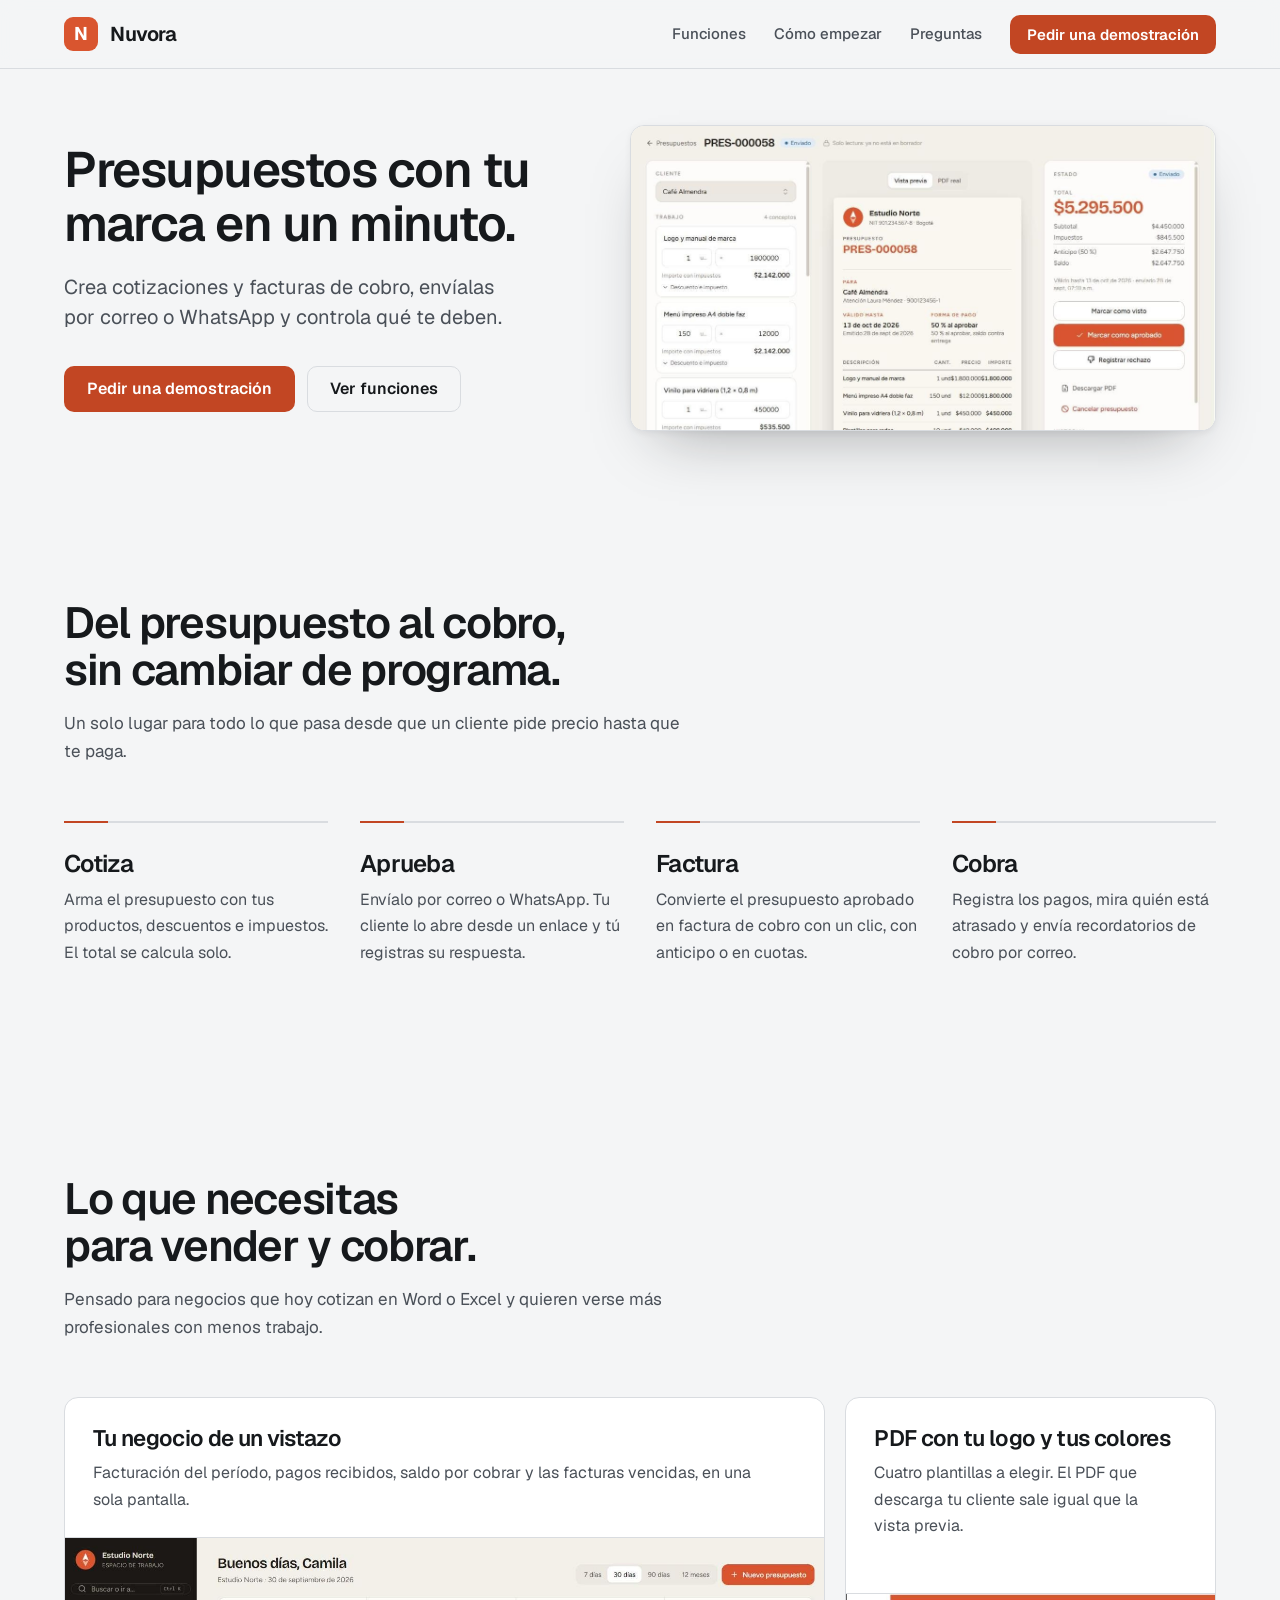
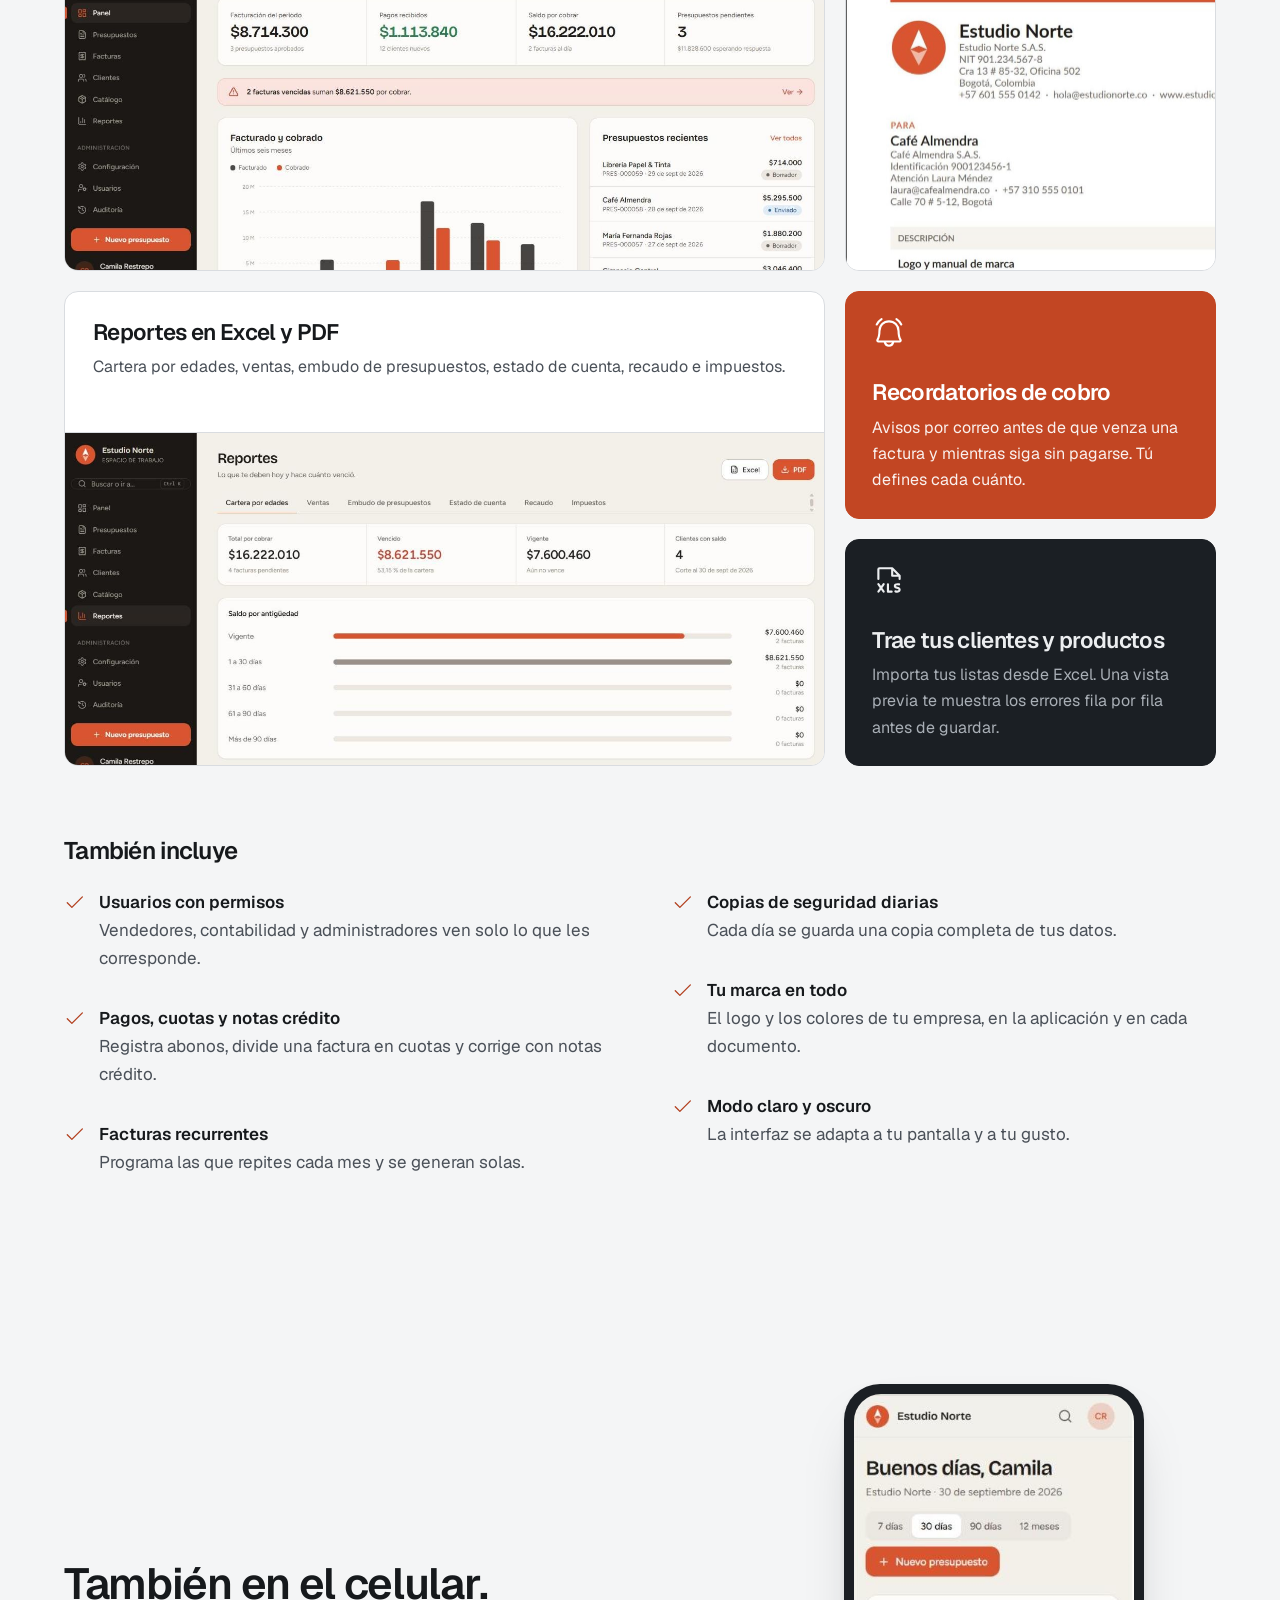
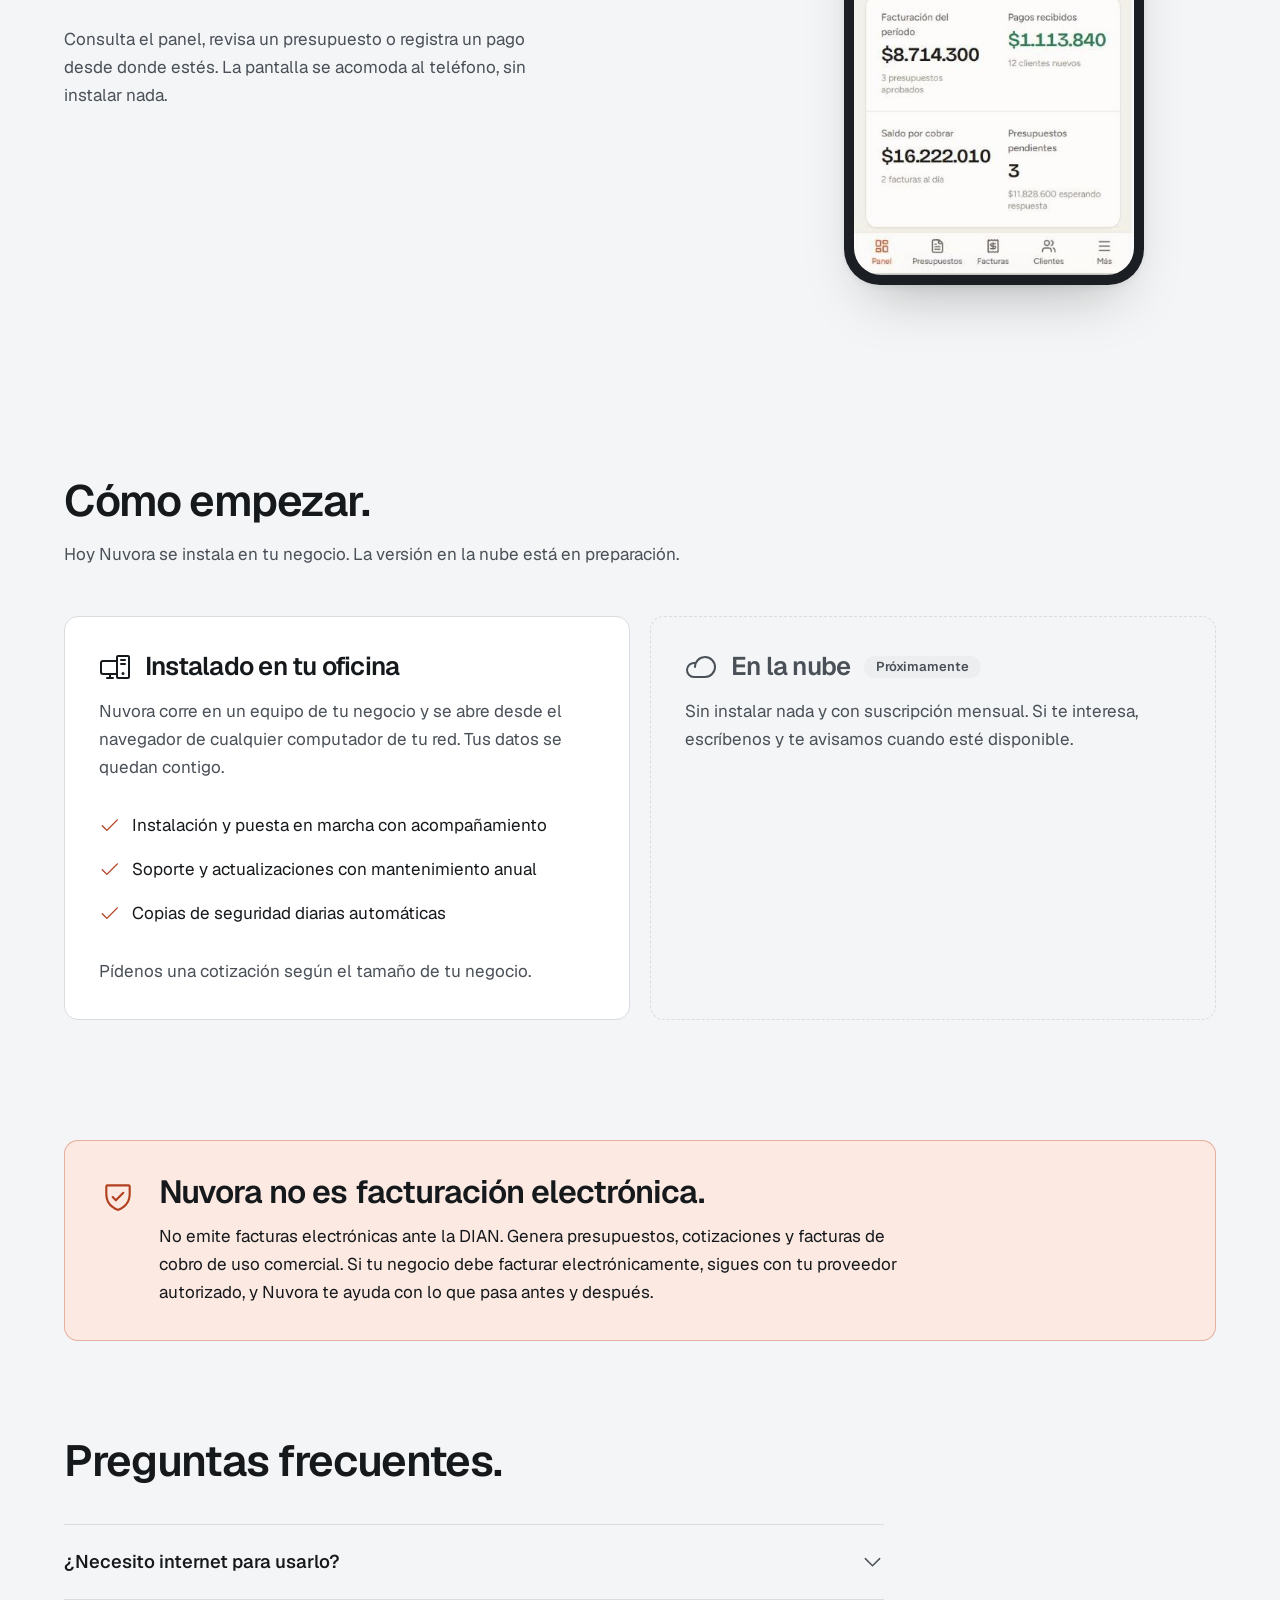
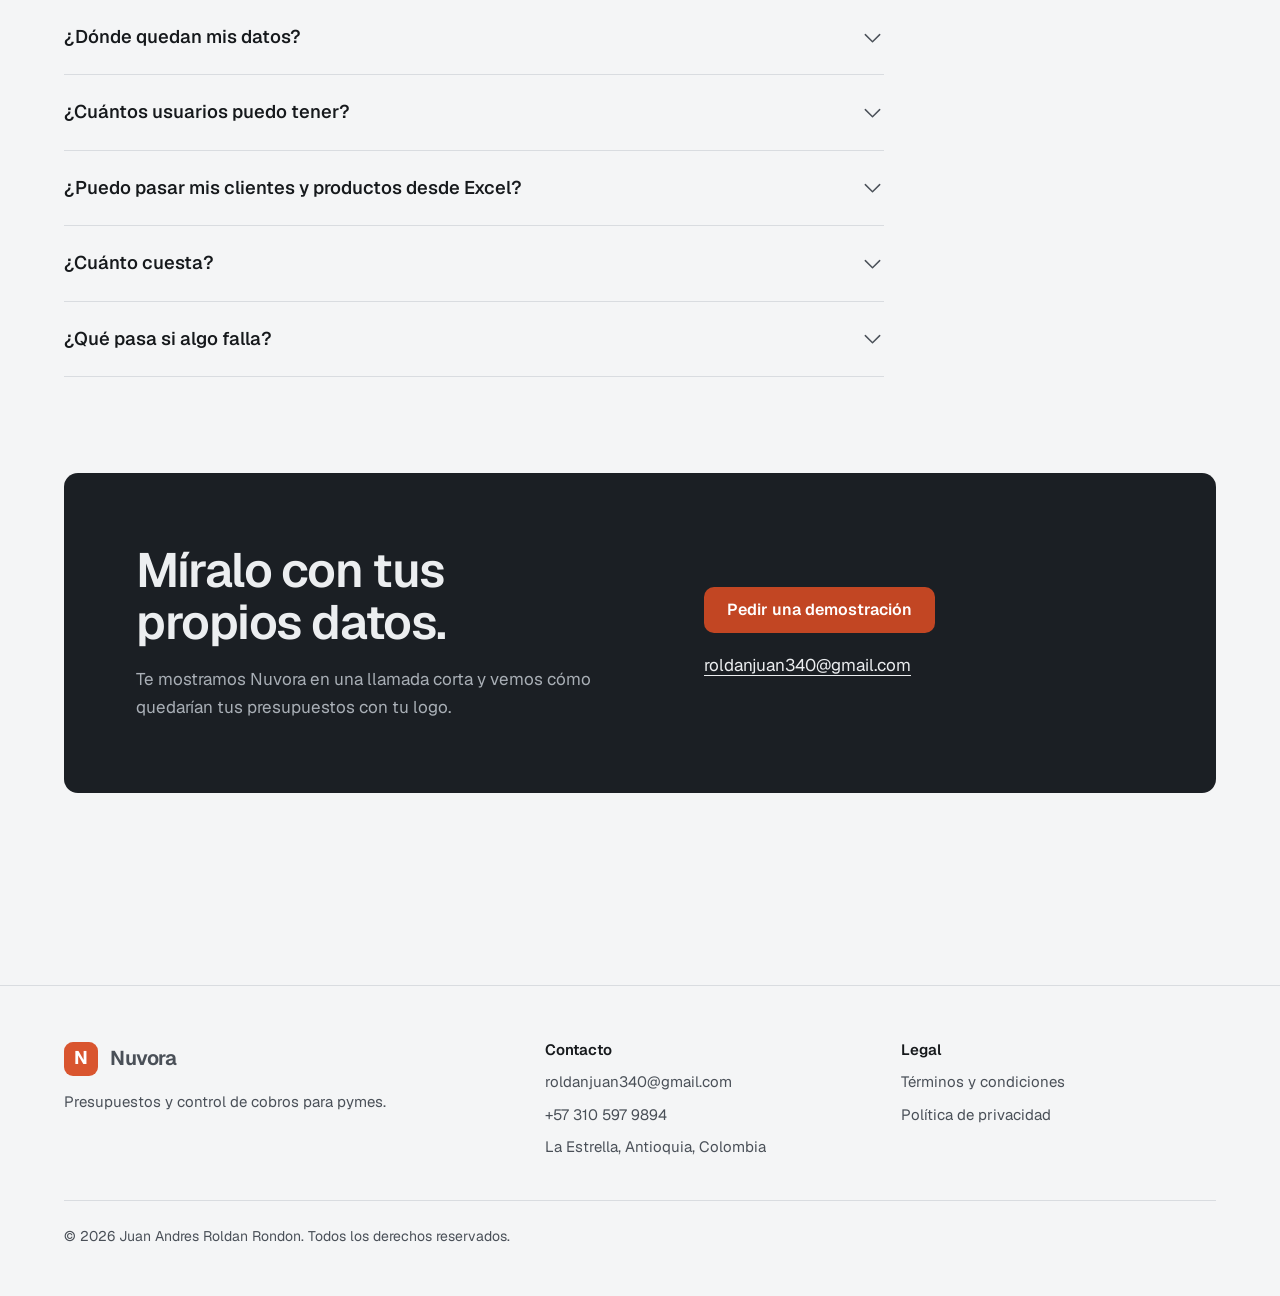
<file: index.html>
<!doctype html>
<html lang="es-CO">
<head>
  <meta charset="utf-8">
  <meta name="viewport" content="width=device-width, initial-scale=1">
  <title>Nuvora: presupuestos y facturas de cobro con tu marca para pymes</title>
  <meta name="description" content="Crea presupuestos y facturas de cobro con tu logo, envíalos por correo o WhatsApp y controla lo que te deben. Se instala en tu oficina.">
  <link rel="canonical" href="https://juanesroldan22.github.io/nuvora-web/">
  <meta name="theme-color" content="#f4f5f6" media="(prefers-color-scheme: light)">
  <meta name="theme-color" content="#0f1114" media="(prefers-color-scheme: dark)">
  <link rel="icon" href="assets/favicon.svg" type="image/svg+xml">

  <meta property="og:type" content="website">
  <meta property="og:locale" content="es_CO">
  <meta property="og:site_name" content="Nuvora">
  <meta property="og:title" content="Nuvora: presupuestos y facturas de cobro con tu marca">
  <meta property="og:description" content="Cotiza, factura y controla lo que te deben. Con tu logo, en un solo lugar.">
  <meta property="og:url" content="https://juanesroldan22.github.io/nuvora-web/">
  <meta property="og:image" content="https://juanesroldan22.github.io/nuvora-web/assets/img/og.jpg">
  <meta property="og:image:width" content="1200">
  <meta property="og:image:height" content="630">
  <meta name="twitter:card" content="summary_large_image">

  <link rel="preload" href="assets/fonts/geist-latin-wght-normal.woff2" as="font" type="font/woff2" crossorigin>
  <link rel="stylesheet" href="assets/estilos.css">

  <script type="application/ld+json">
  {
    "@context": "https://schema.org",
    "@type": "SoftwareApplication",
    "name": "Nuvora",
    "applicationCategory": "BusinessApplication",
    "operatingSystem": "Windows",
    "inLanguage": "es-CO",
    "description": "Software para crear presupuestos y facturas de cobro con la marca de tu empresa, enviarlos por correo o WhatsApp y controlar los pagos pendientes.",
    "url": "https://juanesroldan22.github.io/nuvora-web/",
    "image": "https://juanesroldan22.github.io/nuvora-web/assets/img/og.jpg",
    "author": { "@type": "Person", "name": "Juan Andres Roldan Rondon" },
    "areaServed": "CO"
  }
  </script>
</head>
<body>
  <a class="saltar" href="#contenido">Saltar al contenido</a>

  <header class="nav">
    <div class="contenedor nav-interior">
      <a class="logo" href="./" aria-label="Nuvora, inicio"><span class="logo-marca" aria-hidden="true">N</span>Nuvora</a>
      <nav class="nav-enlaces" aria-label="Principal">
        <a href="#funciones">Funciones</a>
        <a href="#contratacion">Cómo empezar</a>
        <a href="#preguntas">Preguntas</a>
        <a class="boton boton-primario boton-chico" href="https://wa.me/573105979894?text=Hola%2C%20quiero%20pedir%20una%20demostraci%C3%B3n%20de%20Nuvora." rel="noopener">Pedir una demostración</a>
      </nav>
    </div>
  </header>

  <main id="contenido">
    <section class="hero">
      <div class="contenedor hero-rejilla">
        <div class="hero-texto">
          <h1>Presupuestos con tu marca en un minuto.</h1>
          <p>Crea cotizaciones y facturas de cobro, envíalas por correo o WhatsApp y controla qué te deben.</p>
          <div class="hero-acciones">
            <a class="boton boton-primario" href="https://wa.me/573105979894?text=Hola%2C%20quiero%20pedir%20una%20demostraci%C3%B3n%20de%20Nuvora." rel="noopener">Pedir una demostración</a>
            <a class="boton boton-secundario" href="#funciones">Ver funciones</a>
          </div>
        </div>
        <div class="captura">
          <img src="assets/img/editor-hero.jpg" width="1240" height="645" fetchpriority="high"
               alt="Nuvora abierto en un presupuesto: cliente y conceptos a la izquierda, vista previa del documento al centro y totales con acciones a la derecha">
        </div>
      </div>
    </section>

    <section class="seccion" aria-labelledby="titulo-recorrido">
      <div class="contenedor">
        <h2 id="titulo-recorrido">Del presupuesto al cobro, sin cambiar de programa.</h2>
        <p class="seccion-intro">Un solo lugar para todo lo que pasa desde que un cliente pide precio hasta que te paga.</p>
        <ol class="recorrido">
          <li>
            <h3>Cotiza</h3>
            <p>Arma el presupuesto con tus productos, descuentos e impuestos. El total se calcula solo.</p>
          </li>
          <li>
            <h3>Aprueba</h3>
            <p>Envíalo por correo o WhatsApp. Tu cliente lo abre desde un enlace y tú registras su respuesta.</p>
          </li>
          <li>
            <h3>Factura</h3>
            <p>Convierte el presupuesto aprobado en factura de cobro con un clic, con anticipo o en cuotas.</p>
          </li>
          <li>
            <h3>Cobra</h3>
            <p>Registra los pagos, mira quién está atrasado y envía recordatorios de cobro por correo.</p>
          </li>
        </ol>
      </div>
    </section>

    <section class="seccion" id="funciones" aria-labelledby="titulo-funciones">
      <div class="contenedor">
        <h2 id="titulo-funciones">Lo que necesitas para vender y cobrar.</h2>
        <p class="seccion-intro">Pensado para negocios que hoy cotizan en Word o Excel y quieren verse más profesionales con menos trabajo.</p>

        <div class="rejilla-funciones">
          <article class="celda celda-ancha">
            <div class="celda-texto">
              <h3>Tu negocio de un vistazo</h3>
              <p>Facturación del período, pagos recibidos, saldo por cobrar y las facturas vencidas, en una sola pantalla.</p>
            </div>
            <div class="celda-imagen">
              <img src="assets/img/panel.jpg" width="1496" height="645" loading="lazy" alt="Panel de Nuvora con la facturación del período, los pagos recibidos, el saldo por cobrar y un aviso de facturas vencidas">
            </div>
          </article>

          <article class="celda celda-alta">
            <div class="celda-texto">
              <h3>PDF con tu logo y tus colores</h3>
              <p>Cuatro plantillas a elegir. El PDF que descarga tu cliente sale igual que la vista previa.</p>
            </div>
            <div class="celda-imagen">
              <img src="assets/img/pdf.jpg" width="1466" height="553" loading="lazy" alt="PDF de un presupuesto con logo, datos del cliente y tabla de conceptos">
            </div>
          </article>

          <article class="celda celda-ancha">
            <div class="celda-texto">
              <h3>Reportes en Excel y PDF</h3>
              <p>Cartera por edades, ventas, embudo de presupuestos, estado de cuenta, recaudo e impuestos.</p>
            </div>
            <div class="celda-imagen">
              <img src="assets/img/reportes.jpg" width="1496" height="645" loading="lazy" alt="Reporte de cartera por edades con el total por cobrar y lo vencido">
            </div>
          </article>

          <div class="celdas-apiladas">
          <article class="celda celda-acento">
            <div class="celda-texto">
              <span class="icono i-bell" aria-hidden="true"></span>
              <h3>Recordatorios de cobro</h3>
              <p>Avisos por correo antes de que venza una factura y mientras siga sin pagarse. Tú defines cada cuánto.</p>
            </div>
          </article>

          <article class="celda celda-oscura">
            <div class="celda-texto">
              <span class="icono i-xls" aria-hidden="true"></span>
              <h3>Trae tus clientes y productos</h3>
              <p>Importa tus listas desde Excel. Una vista previa te muestra los errores fila por fila antes de guardar.</p>
            </div>
          </article>
          </div>
        </div>

        <div class="incluye">
          <h3>También incluye</h3>
          <ul>
            <li><span class="icono i-check" aria-hidden="true"></span><span><strong>Usuarios con permisos</strong>Vendedores, contabilidad y administradores ven solo lo que les corresponde.</span></li>
            <li><span class="icono i-check" aria-hidden="true"></span><span><strong>Pagos, cuotas y notas crédito</strong>Registra abonos, divide una factura en cuotas y corrige con notas crédito.</span></li>
            <li><span class="icono i-check" aria-hidden="true"></span><span><strong>Facturas recurrentes</strong>Programa las que repites cada mes y se generan solas.</span></li>
          </ul>
          <ul>
            <li><span class="icono i-check" aria-hidden="true"></span><span><strong>Copias de seguridad diarias</strong>Cada día se guarda una copia completa de tus datos.</span></li>
            <li><span class="icono i-check" aria-hidden="true"></span><span><strong>Tu marca en todo</strong>El logo y los colores de tu empresa, en la aplicación y en cada documento.</span></li>
            <li><span class="icono i-check" aria-hidden="true"></span><span><strong>Modo claro y oscuro</strong>La interfaz se adapta a tu pantalla y a tu gusto.</span></li>
          </ul>
        </div>
      </div>
    </section>

    <section class="seccion" aria-labelledby="titulo-celular">
      <div class="contenedor celular-rejilla">
        <div>
          <h2 id="titulo-celular">También en el celular.</h2>
          <p>Consulta el panel, revisa un presupuesto o registra un pago desde donde estés. La pantalla se acomoda al teléfono, sin instalar nada.</p>
        </div>
        <div class="marco-celular">
          <img src="assets/img/celular.jpg" width="376" height="645" loading="lazy" alt="Panel de Nuvora en un celular con la facturación del período, los pagos recibidos y el saldo por cobrar">
        </div>
      </div>
    </section>

    <section class="seccion" id="contratacion" aria-labelledby="titulo-contratacion">
      <div class="contenedor">
        <h2 id="titulo-contratacion">Cómo empezar.</h2>
        <p class="seccion-intro">Hoy Nuvora se instala en tu negocio. La versión en la nube está en preparación.</p>
        <div class="contratar">
          <article class="opcion">
            <h3><span class="icono i-oficina" aria-hidden="true"></span>Instalado en tu oficina</h3>
            <p>Nuvora corre en un equipo de tu negocio y se abre desde el navegador de cualquier computador de tu red. Tus datos se quedan contigo.</p>
            <ul>
              <li><span class="icono i-check" aria-hidden="true"></span>Instalación y puesta en marcha con acompañamiento</li>
              <li><span class="icono i-check" aria-hidden="true"></span>Soporte y actualizaciones con mantenimiento anual</li>
              <li><span class="icono i-check" aria-hidden="true"></span>Copias de seguridad diarias automáticas</li>
            </ul>
            <p style="margin-top:22px">Pídenos una cotización según el tamaño de tu negocio.</p>
          </article>
          <article class="opcion opcion-futura">
            <h3><span class="icono i-nube" aria-hidden="true"></span>En la nube <span class="etiqueta">Próximamente</span></h3>
            <p>Sin instalar nada y con suscripción mensual. Si te interesa, escríbenos y te avisamos cuando esté disponible.</p>
          </article>
        </div>
      </div>
    </section>

    <section class="seccion" style="padding-block:24px 96px" aria-labelledby="titulo-aviso">
      <div class="contenedor">
        <div class="aviso">
          <span class="icono i-escudo" aria-hidden="true"></span>
          <div>
            <h2 id="titulo-aviso">Nuvora no es facturación electrónica.</h2>
            <p>No emite facturas electrónicas ante la DIAN. Genera presupuestos, cotizaciones y facturas de cobro de uso comercial. Si tu negocio debe facturar electrónicamente, sigues con tu proveedor autorizado, y Nuvora te ayuda con lo que pasa antes y después.</p>
          </div>
        </div>
      </div>
    </section>

    <section class="seccion" style="padding-top:0" id="preguntas" aria-labelledby="titulo-preguntas">
      <div class="contenedor">
        <h2 id="titulo-preguntas">Preguntas frecuentes.</h2>
        <div class="preguntas">
          <details>
            <summary>¿Necesito internet para usarlo?<span class="icono i-caret" aria-hidden="true"></span></summary>
            <p>Para el trabajo diario no: Nuvora funciona dentro de la red de tu oficina. El envío de correos y de recordatorios sí necesita conexión a internet y una cuenta de correo configurada.</p>
          </details>
          <details>
            <summary>¿Dónde quedan mis datos?<span class="icono i-caret" aria-hidden="true"></span></summary>
            <p>En el equipo de tu negocio, en una base de datos SQL Server. No los enviamos a ningún otro lugar. Si nos das acceso remoto para dar soporte, solo lo usamos para eso.</p>
          </details>
          <details>
            <summary>¿Cuántos usuarios puedo tener?<span class="icono i-caret" aria-hidden="true"></span></summary>
            <p>Los que necesites, cada uno con su rol y sus permisos. La licencia cubre una empresa; si manejas varias, lo hablamos.</p>
          </details>
          <details>
            <summary>¿Puedo pasar mis clientes y productos desde Excel?<span class="icono i-caret" aria-hidden="true"></span></summary>
            <p>Sí. Descargas una plantilla, la llenas y Nuvora te muestra los errores fila por fila antes de importar.</p>
          </details>
          <details>
            <summary>¿Cuánto cuesta?<span class="icono i-caret" aria-hidden="true"></span></summary>
            <p>Depende del tamaño de tu negocio y de cómo lo instalemos. Escríbenos y te enviamos una cotización.</p>
          </details>
          <details>
            <summary>¿Qué pasa si algo falla?<span class="icono i-caret" aria-hidden="true"></span></summary>
            <p>Tienes soporte por correo y de forma remota, de lunes a viernes de 9:00 a. m. a 5:00 p. m. (hora de Colombia), y una copia de seguridad diaria para recuperar tus datos.</p>
          </details>
        </div>
      </div>
    </section>

    <section class="seccion" style="padding-top:0" id="contacto" aria-labelledby="titulo-contacto">
      <div class="contenedor">
        <div class="contacto">
          <div>
            <h2 id="titulo-contacto">Míralo con tus propios datos.</h2>
            <p>Te mostramos Nuvora en una llamada corta y vemos cómo quedarían tus presupuestos con tu logo.</p>
          </div>
          <div class="contacto-lado">
            <a class="boton boton-primario" href="https://wa.me/573105979894?text=Hola%2C%20quiero%20pedir%20una%20demostraci%C3%B3n%20de%20Nuvora." rel="noopener">Pedir una demostración</a>
            <a class="correo" href="mailto:roldanjuan340@gmail.com?subject=Demostraci%C3%B3n%20de%20Nuvora">roldanjuan340@gmail.com</a>
          </div>
        </div>
      </div>
    </section>
  </main>

  <footer class="pie">
    <div class="contenedor">
      <div class="pie-rejilla">
        <div>
          <a class="logo" href="./" aria-label="Nuvora, inicio"><span class="logo-marca" aria-hidden="true">N</span>Nuvora</a>
          <p style="margin-top:14px;max-width:34ch">Presupuestos y control de cobros para pymes.</p>
        </div>
        <div>
          <h2>Contacto</h2>
          <ul>
            <li><a href="mailto:roldanjuan340@gmail.com">roldanjuan340@gmail.com</a></li>
            <li><a href="https://wa.me/573105979894" rel="noopener">+57 310 597 9894</a></li>
            <li>La Estrella, Antioquia, Colombia</li>
          </ul>
        </div>
        <div>
          <h2>Legal</h2>
          <ul>
            <li><a href="terminos.html">Términos y condiciones</a></li>
            <li><a href="privacidad.html">Política de privacidad</a></li>
          </ul>
        </div>
      </div>
      <p class="pie-legal">© 2026 Juan Andres Roldan Rondon. Todos los derechos reservados.</p>
    </div>
  </footer>
</body>
</html>
</file>
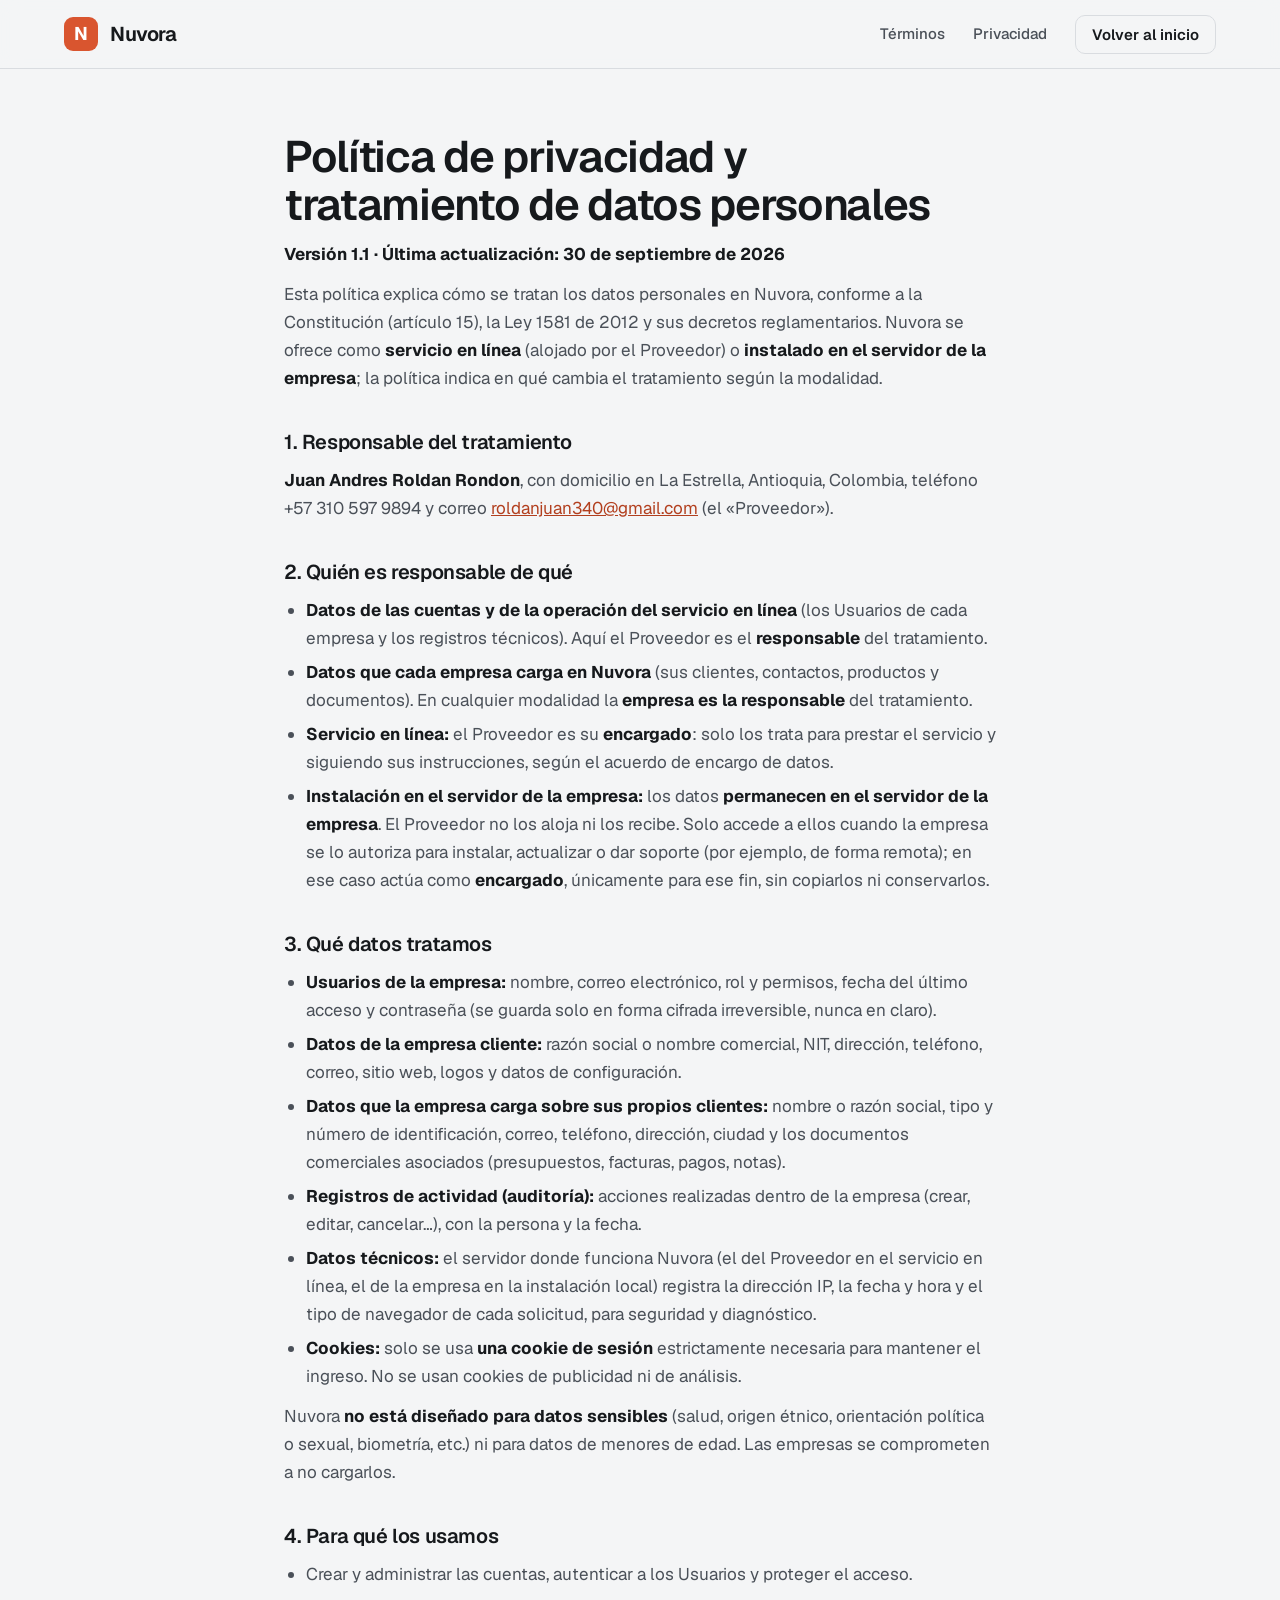
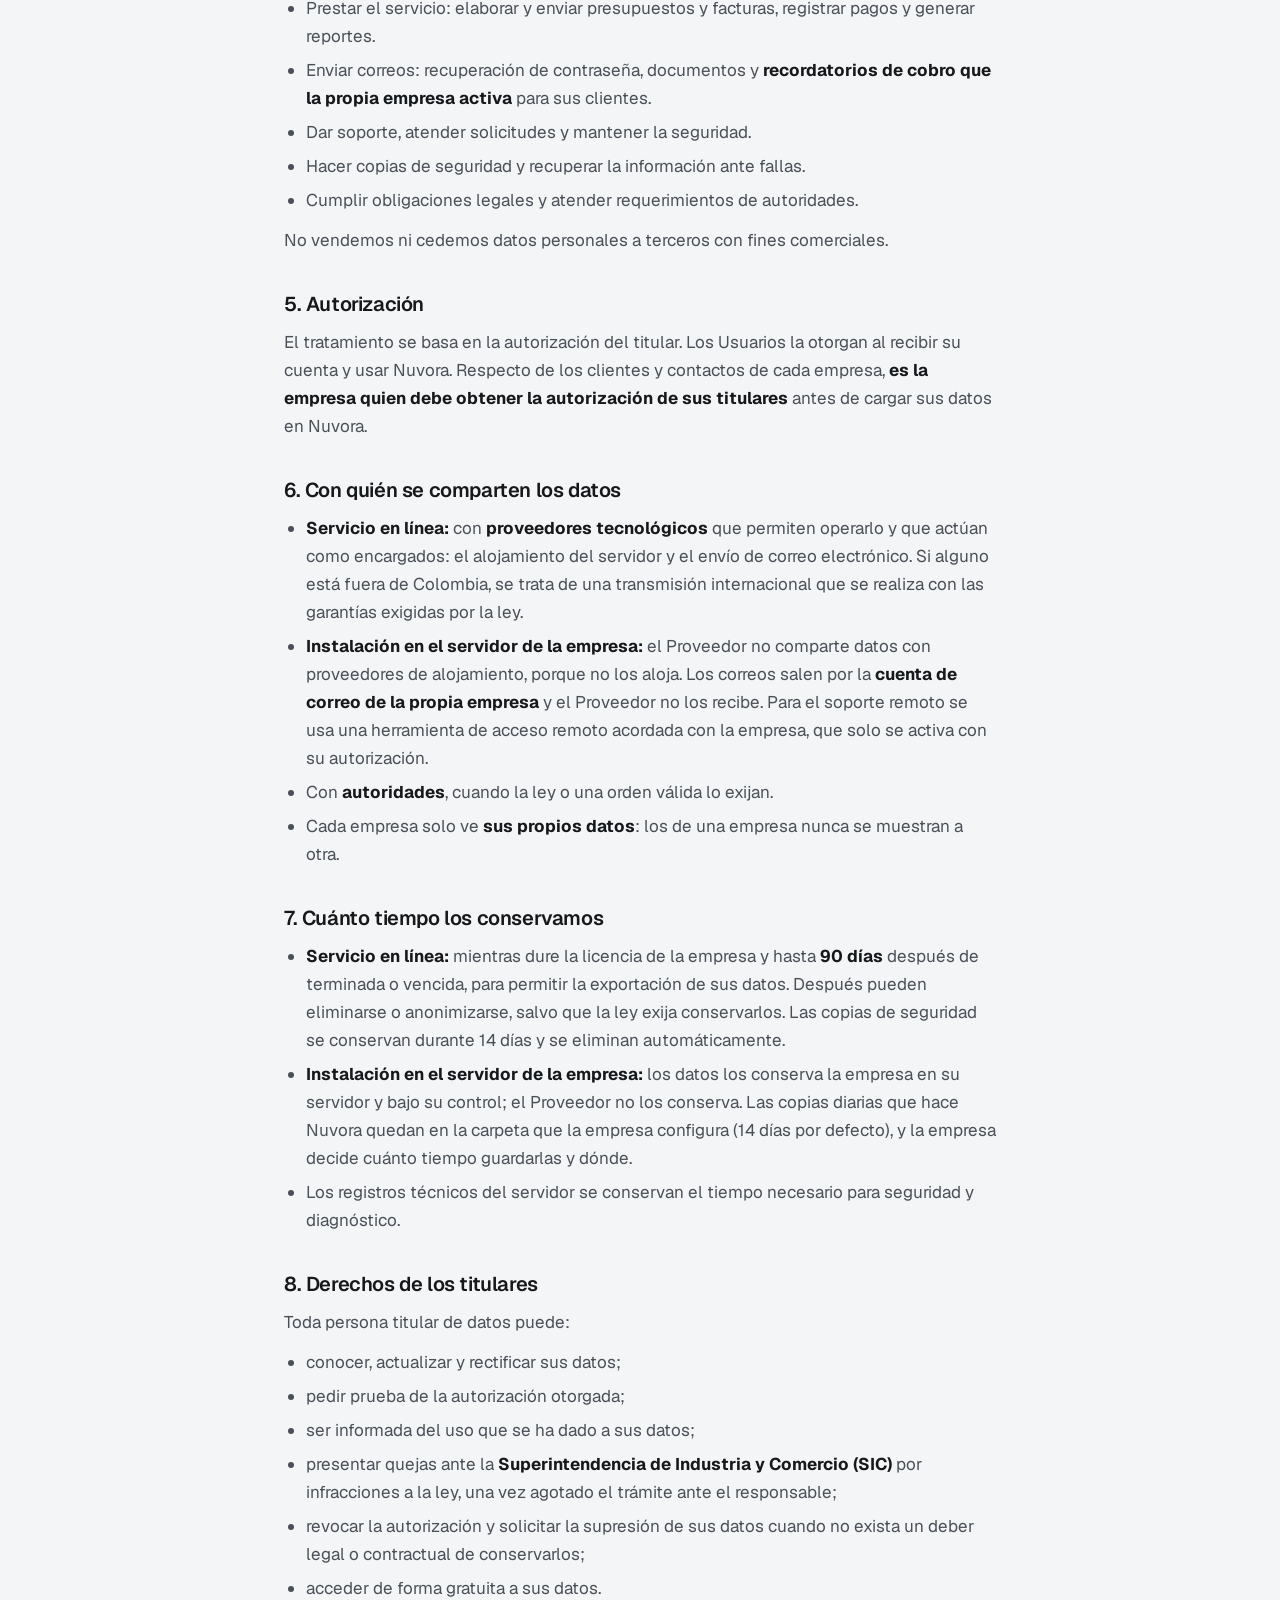
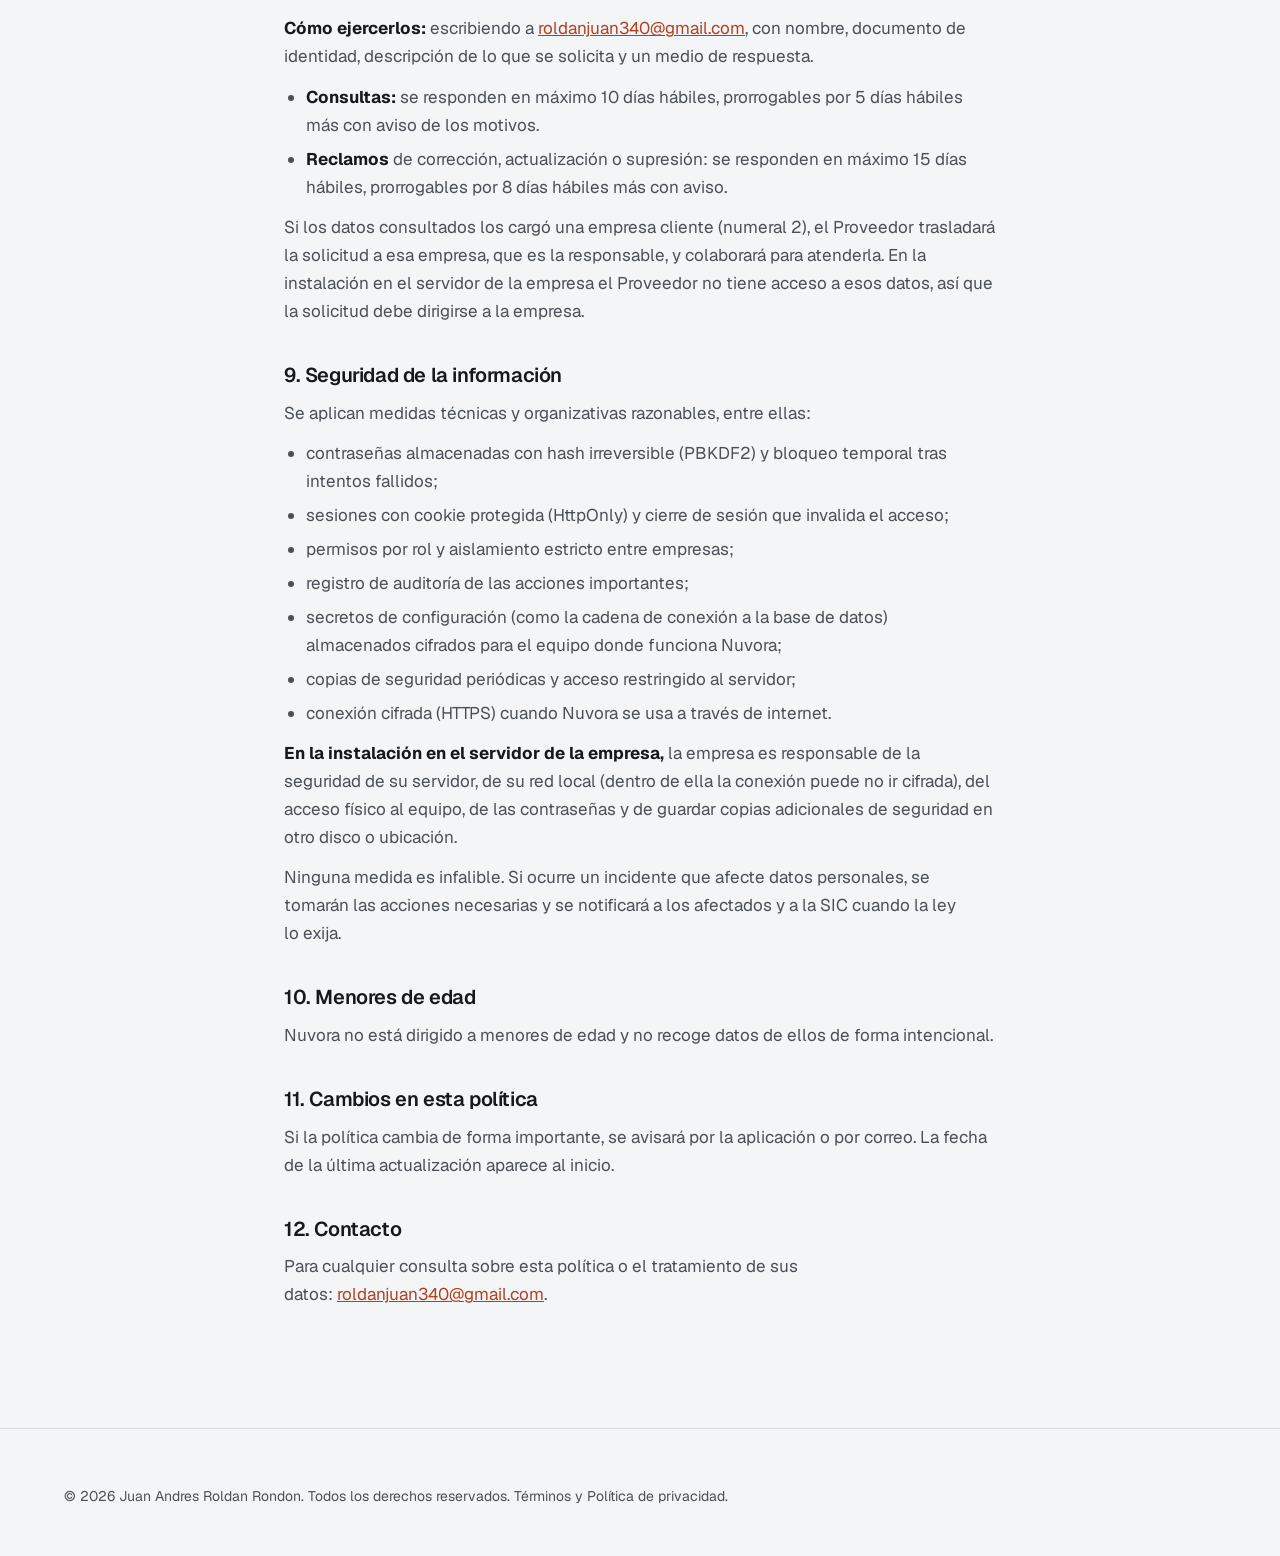
<file: privacidad.html>
<!doctype html>
<html lang="es-CO">
<head>
  <meta charset="utf-8">
  <meta name="viewport" content="width=device-width, initial-scale=1">
  <title>Política de privacidad | Nuvora</title>
  <meta name="description" content="Política de privacidad y tratamiento de datos personales de Nuvora.">
  <link rel="canonical" href="https://juanesroldan22.github.io/nuvora-web/privacidad.html">
  <meta name="theme-color" content="#f4f5f6" media="(prefers-color-scheme: light)">
  <meta name="theme-color" content="#0f1114" media="(prefers-color-scheme: dark)">
  <link rel="icon" href="assets/favicon.svg" type="image/svg+xml">
  <link rel="stylesheet" href="assets/estilos.css">
</head>
<body>
  <a class="saltar" href="#contenido">Saltar al contenido</a>
  <header class="nav">
    <div class="contenedor nav-interior">
      <a class="logo" href="./" aria-label="Nuvora, inicio"><span class="logo-marca" aria-hidden="true">N</span>Nuvora</a>
      <nav class="nav-enlaces" aria-label="Documentos legales">
        <a href="terminos.html">Términos</a>
        <a href="privacidad.html">Privacidad</a>
        <a class="boton boton-secundario boton-chico" href="./">Volver al inicio</a>
      </nav>
    </div>
  </header>
  <main id="contenido" class="contenedor legal">

<h1>Política de privacidad y tratamiento de datos personales</h1>
<p><strong>Versión 1.1 · Última actualización: 30 de septiembre de 2026</strong></p>
<p>Esta política explica cómo se tratan los datos personales en Nuvora, conforme a la Constitución (artículo 15), la Ley 1581 de 2012 y sus decretos reglamentarios. Nuvora se ofrece como <strong>servicio en línea</strong> (alojado por el Proveedor) o <strong>instalado en el servidor de la empresa</strong>; la política indica en qué cambia el tratamiento según la modalidad.</p>
<h2>1. Responsable del tratamiento</h2>
<p><strong>Juan Andres Roldan Rondon</strong>, con domicilio en La Estrella, Antioquia, Colombia, teléfono +57 310 597 9894 y correo <a href="mailto:roldanjuan340@gmail.com">roldanjuan340@gmail.com</a> (el «Proveedor»).</p>
<h2>2. Quién es responsable de qué</h2>
<ul><li><strong>Datos de las cuentas y de la operación del servicio en línea</strong> (los Usuarios de cada empresa y los registros técnicos). Aquí el Proveedor es el <strong>responsable</strong> del tratamiento.</li><li><strong>Datos que cada empresa carga en Nuvora</strong> (sus clientes, contactos, productos y documentos). En cualquier modalidad la <strong>empresa es la responsable</strong> del tratamiento.</li><li><strong>Servicio en línea:</strong> el Proveedor es su <strong>encargado</strong>: solo los trata para prestar el servicio y siguiendo sus instrucciones, según el acuerdo de encargo de datos.</li><li><strong>Instalación en el servidor de la empresa:</strong> los datos <strong>permanecen en el servidor de la empresa</strong>. El Proveedor no los aloja ni los recibe. Solo accede a ellos cuando la empresa se lo autoriza para instalar, actualizar o dar soporte (por ejemplo, de forma remota); en ese caso actúa como <strong>encargado</strong>, únicamente para ese fin, sin copiarlos ni conservarlos.</li></ul>
<h2>3. Qué datos tratamos</h2>
<ul><li><strong>Usuarios de la empresa:</strong> nombre, correo electrónico, rol y permisos, fecha del último acceso y contraseña (se guarda solo en forma cifrada irreversible, nunca en claro).</li><li><strong>Datos de la empresa cliente:</strong> razón social o nombre comercial, NIT, dirección, teléfono, correo, sitio web, logos y datos de configuración.</li><li><strong>Datos que la empresa carga sobre sus propios clientes:</strong> nombre o razón social, tipo y número de identificación, correo, teléfono, dirección, ciudad y los documentos comerciales asociados (presupuestos, facturas, pagos, notas).</li><li><strong>Registros de actividad (auditoría):</strong> acciones realizadas dentro de la empresa (crear, editar, cancelar…), con la persona y la fecha.</li><li><strong>Datos técnicos:</strong> el servidor donde funciona Nuvora (el del Proveedor en el servicio en línea, el de la empresa en la instalación local) registra la dirección IP, la fecha y hora y el tipo de navegador de cada solicitud, para seguridad y diagnóstico.</li><li><strong>Cookies:</strong> solo se usa <strong>una cookie de sesión</strong> estrictamente necesaria para mantener el ingreso. No se usan cookies de publicidad ni de análisis.</li></ul>
<p>Nuvora <strong>no está diseñado para datos sensibles</strong> (salud, origen étnico, orientación política o sexual, biometría, etc.) ni para datos de menores de edad. Las empresas se comprometen a no cargarlos.</p>
<h2>4. Para qué los usamos</h2>
<ul><li>Crear y administrar las cuentas, autenticar a los Usuarios y proteger el acceso.</li><li>Prestar el servicio: elaborar y enviar presupuestos y facturas, registrar pagos y generar reportes.</li><li>Enviar correos: recuperación de contraseña, documentos y <strong>recordatorios de cobro que la propia empresa activa</strong> para sus clientes.</li><li>Dar soporte, atender solicitudes y mantener la seguridad.</li><li>Hacer copias de seguridad y recuperar la información ante fallas.</li><li>Cumplir obligaciones legales y atender requerimientos de autoridades.</li></ul>
<p>No vendemos ni cedemos datos personales a terceros con fines comerciales.</p>
<h2>5. Autorización</h2>
<p>El tratamiento se basa en la autorización del titular. Los Usuarios la otorgan al recibir su cuenta y usar Nuvora. Respecto de los clientes y contactos de cada empresa, <strong>es la empresa quien debe obtener la autorización de sus titulares</strong> antes de cargar sus datos en Nuvora.</p>
<h2>6. Con quién se comparten los datos</h2>
<ul><li><strong>Servicio en línea:</strong> con <strong>proveedores tecnológicos</strong> que permiten operarlo y que actúan como encargados: el alojamiento del servidor y el envío de correo electrónico. Si alguno está fuera de Colombia, se trata de una transmisión internacional que se realiza con las garantías exigidas por la ley.</li><li><strong>Instalación en el servidor de la empresa:</strong> el Proveedor no comparte datos con proveedores de alojamiento, porque no los aloja. Los correos salen por la <strong>cuenta de correo de la propia empresa</strong> y el Proveedor no los recibe. Para el soporte remoto se usa una herramienta de acceso remoto acordada con la empresa, que solo se activa con su autorización.</li><li>Con <strong>autoridades</strong>, cuando la ley o una orden válida lo exijan.</li><li>Cada empresa solo ve <strong>sus propios datos</strong>: los de una empresa nunca se muestran a otra.</li></ul>
<h2>7. Cuánto tiempo los conservamos</h2>
<ul><li><strong>Servicio en línea:</strong> mientras dure la licencia de la empresa y hasta <strong>90 días</strong> después de terminada o vencida, para permitir la exportación de sus datos. Después pueden eliminarse o anonimizarse, salvo que la ley exija conservarlos. Las copias de seguridad se conservan durante 14 días y se eliminan automáticamente.</li><li><strong>Instalación en el servidor de la empresa:</strong> los datos los conserva la empresa en su servidor y bajo su control; el Proveedor no los conserva. Las copias diarias que hace Nuvora quedan en la carpeta que la empresa configura (14 días por defecto), y la empresa decide cuánto tiempo guardarlas y dónde.</li><li>Los registros técnicos del servidor se conservan el tiempo necesario para seguridad y diagnóstico.</li></ul>
<h2>8. Derechos de los titulares</h2>
<p>Toda persona titular de datos puede:</p>
<ul><li>conocer, actualizar y rectificar sus datos;</li><li>pedir prueba de la autorización otorgada;</li><li>ser informada del uso que se ha dado a sus datos;</li><li>presentar quejas ante la <strong>Superintendencia de Industria y Comercio (SIC)</strong> por infracciones a la ley, una vez agotado el trámite ante el responsable;</li><li>revocar la autorización y solicitar la supresión de sus datos cuando no exista un deber legal o contractual de conservarlos;</li><li>acceder de forma gratuita a sus datos.</li></ul>
<p><strong>Cómo ejercerlos:</strong> escribiendo a <a href="mailto:roldanjuan340@gmail.com">roldanjuan340@gmail.com</a>, con nombre, documento de identidad, descripción de lo que se solicita y un medio de respuesta.</p>
<ul><li><strong>Consultas:</strong> se responden en máximo 10 días hábiles, prorrogables por 5 días hábiles más con aviso de los motivos.</li><li><strong>Reclamos</strong> de corrección, actualización o supresión: se responden en máximo 15 días hábiles, prorrogables por 8 días hábiles más con aviso.</li></ul>
<p>Si los datos consultados los cargó una empresa cliente (numeral 2), el Proveedor trasladará la solicitud a esa empresa, que es la responsable, y colaborará para atenderla. En la instalación en el servidor de la empresa el Proveedor no tiene acceso a esos datos, así que la solicitud debe dirigirse a la empresa.</p>
<h2>9. Seguridad de la información</h2>
<p>Se aplican medidas técnicas y organizativas razonables, entre ellas:</p>
<ul><li>contraseñas almacenadas con hash irreversible (PBKDF2) y bloqueo temporal tras intentos fallidos;</li><li>sesiones con cookie protegida (HttpOnly) y cierre de sesión que invalida el acceso;</li><li>permisos por rol y aislamiento estricto entre empresas;</li><li>registro de auditoría de las acciones importantes;</li><li>secretos de configuración (como la cadena de conexión a la base de datos) almacenados cifrados para el equipo donde funciona Nuvora;</li><li>copias de seguridad periódicas y acceso restringido al servidor;</li><li>conexión cifrada (HTTPS) cuando Nuvora se usa a través de internet.</li></ul>
<p><strong>En la instalación en el servidor de la empresa,</strong> la empresa es responsable de la seguridad de su servidor, de su red local (dentro de ella la conexión puede no ir cifrada), del acceso físico al equipo, de las contraseñas y de guardar copias adicionales de seguridad en otro disco o ubicación.</p>
<p>Ninguna medida es infalible. Si ocurre un incidente que afecte datos personales, se tomarán las acciones necesarias y se notificará a los afectados y a la SIC cuando la ley lo exija.</p>
<h2>10. Menores de edad</h2>
<p>Nuvora no está dirigido a menores de edad y no recoge datos de ellos de forma intencional.</p>
<h2>11. Cambios en esta política</h2>
<p>Si la política cambia de forma importante, se avisará por la aplicación o por correo. La fecha de la última actualización aparece al inicio.</p>
<h2>12. Contacto</h2>
<p>Para cualquier consulta sobre esta política o el tratamiento de sus datos: <a href="mailto:roldanjuan340@gmail.com">roldanjuan340@gmail.com</a>.</p>
  </main>
  <footer class="pie">
    <div class="contenedor">
      <p class="pie-legal" style="margin-top:0;padding-top:0;border-top:0">© 2026 Juan Andres Roldan Rondon. Todos los derechos reservados. <a href="terminos.html">Términos</a> y <a href="privacidad.html">Política de privacidad</a>.</p>
    </div>
  </footer>
</body>
</html>
</file>
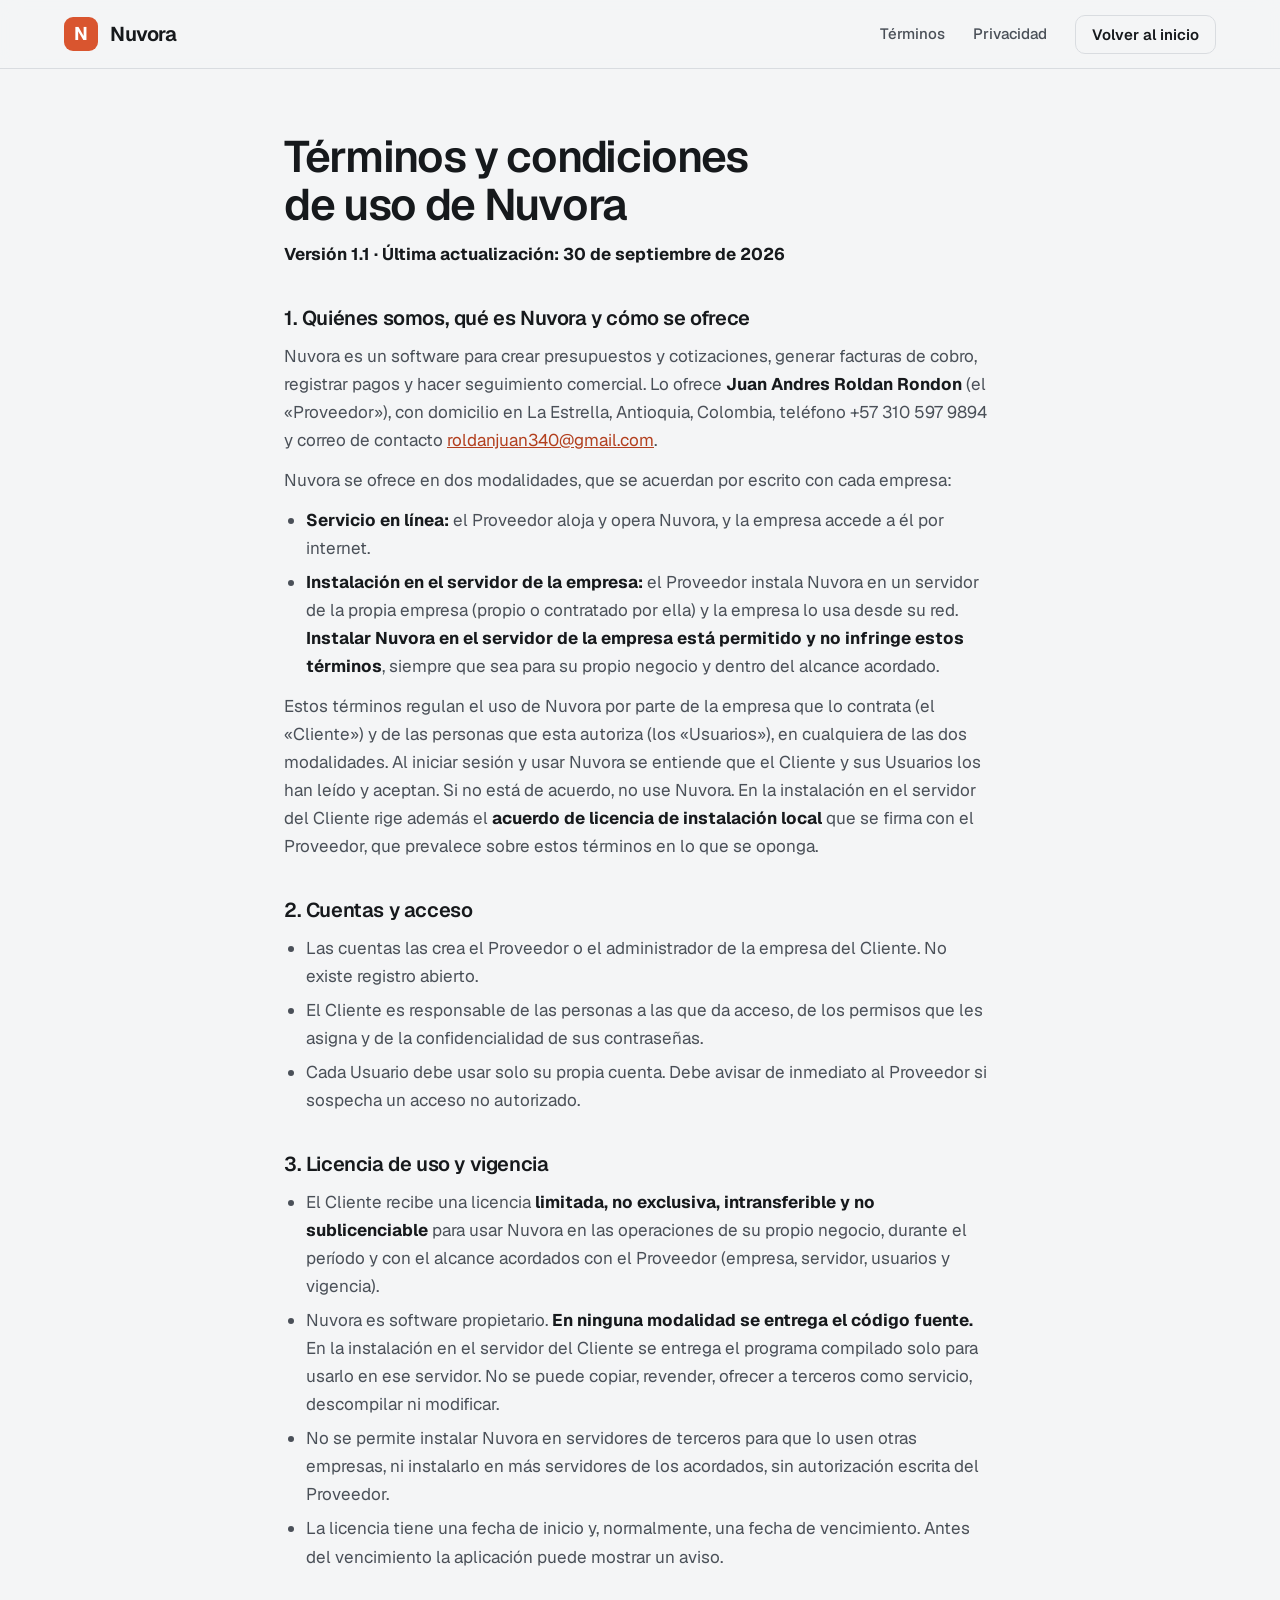
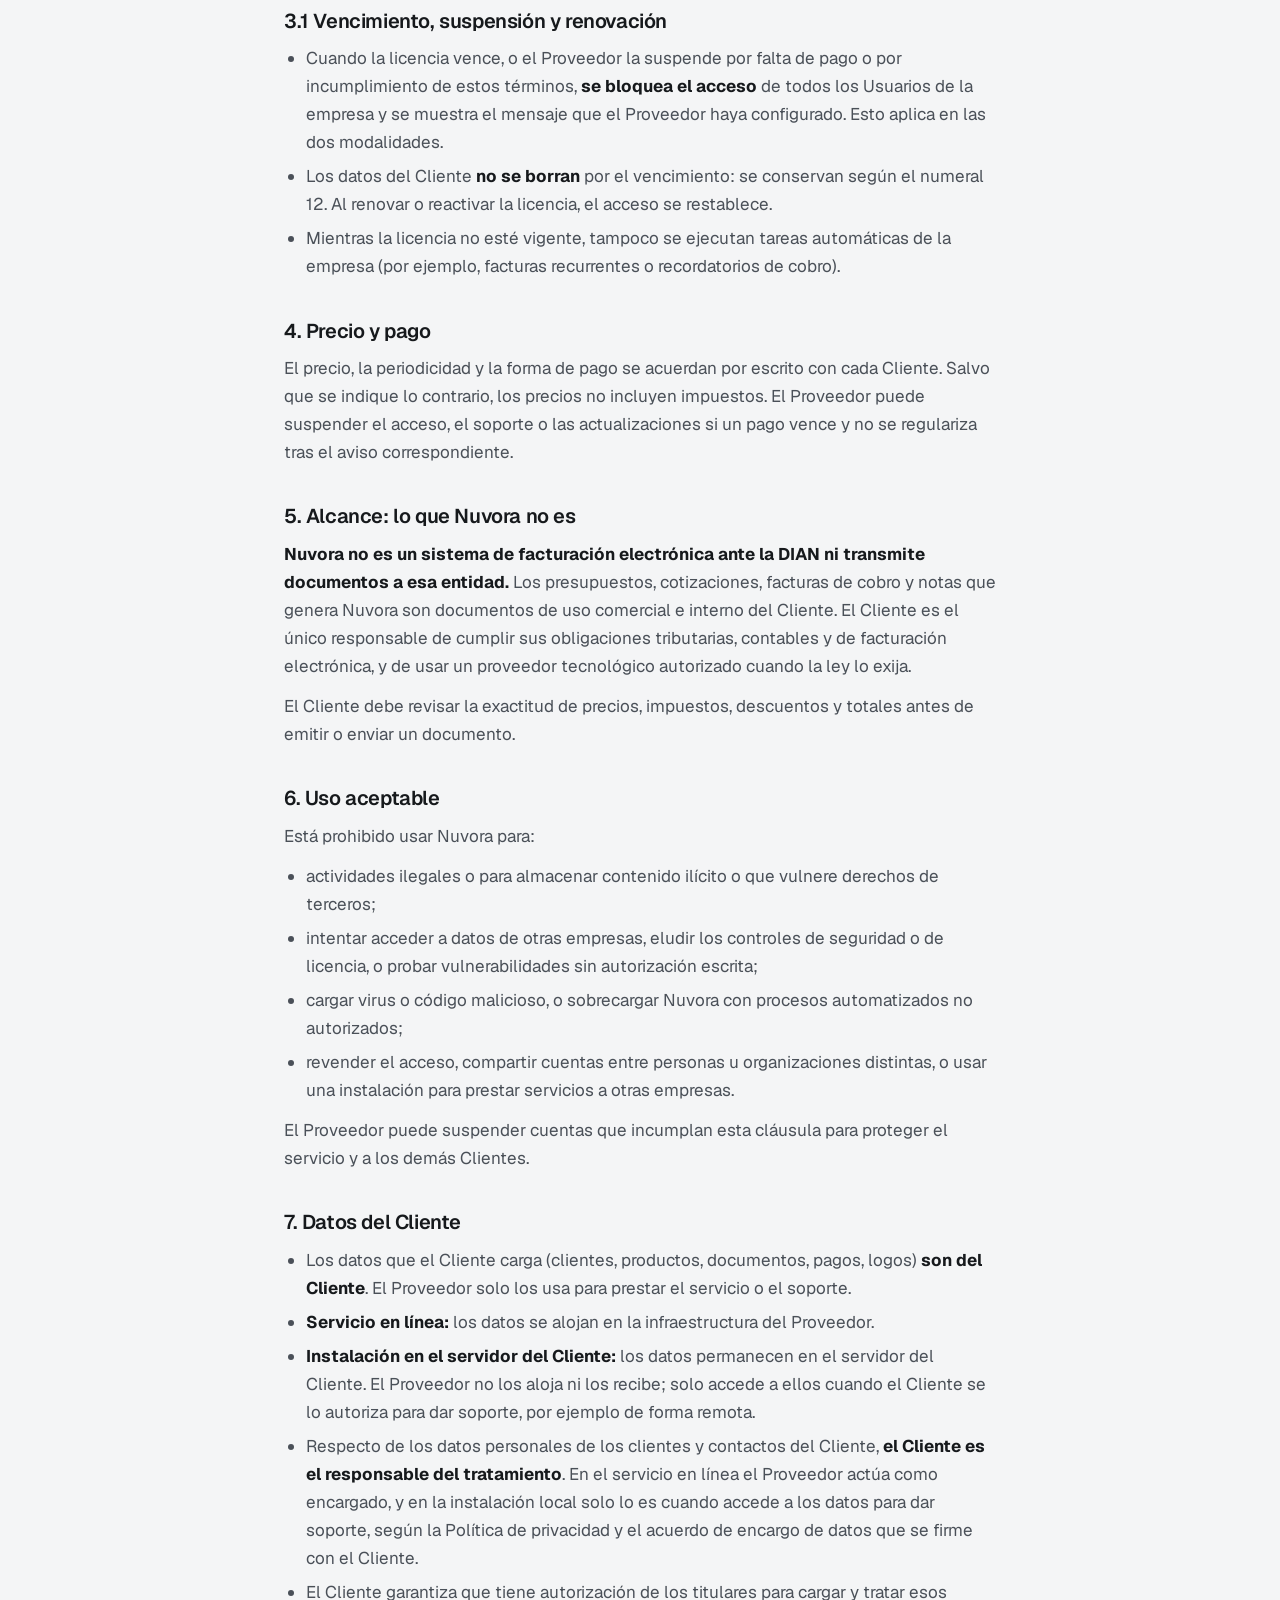
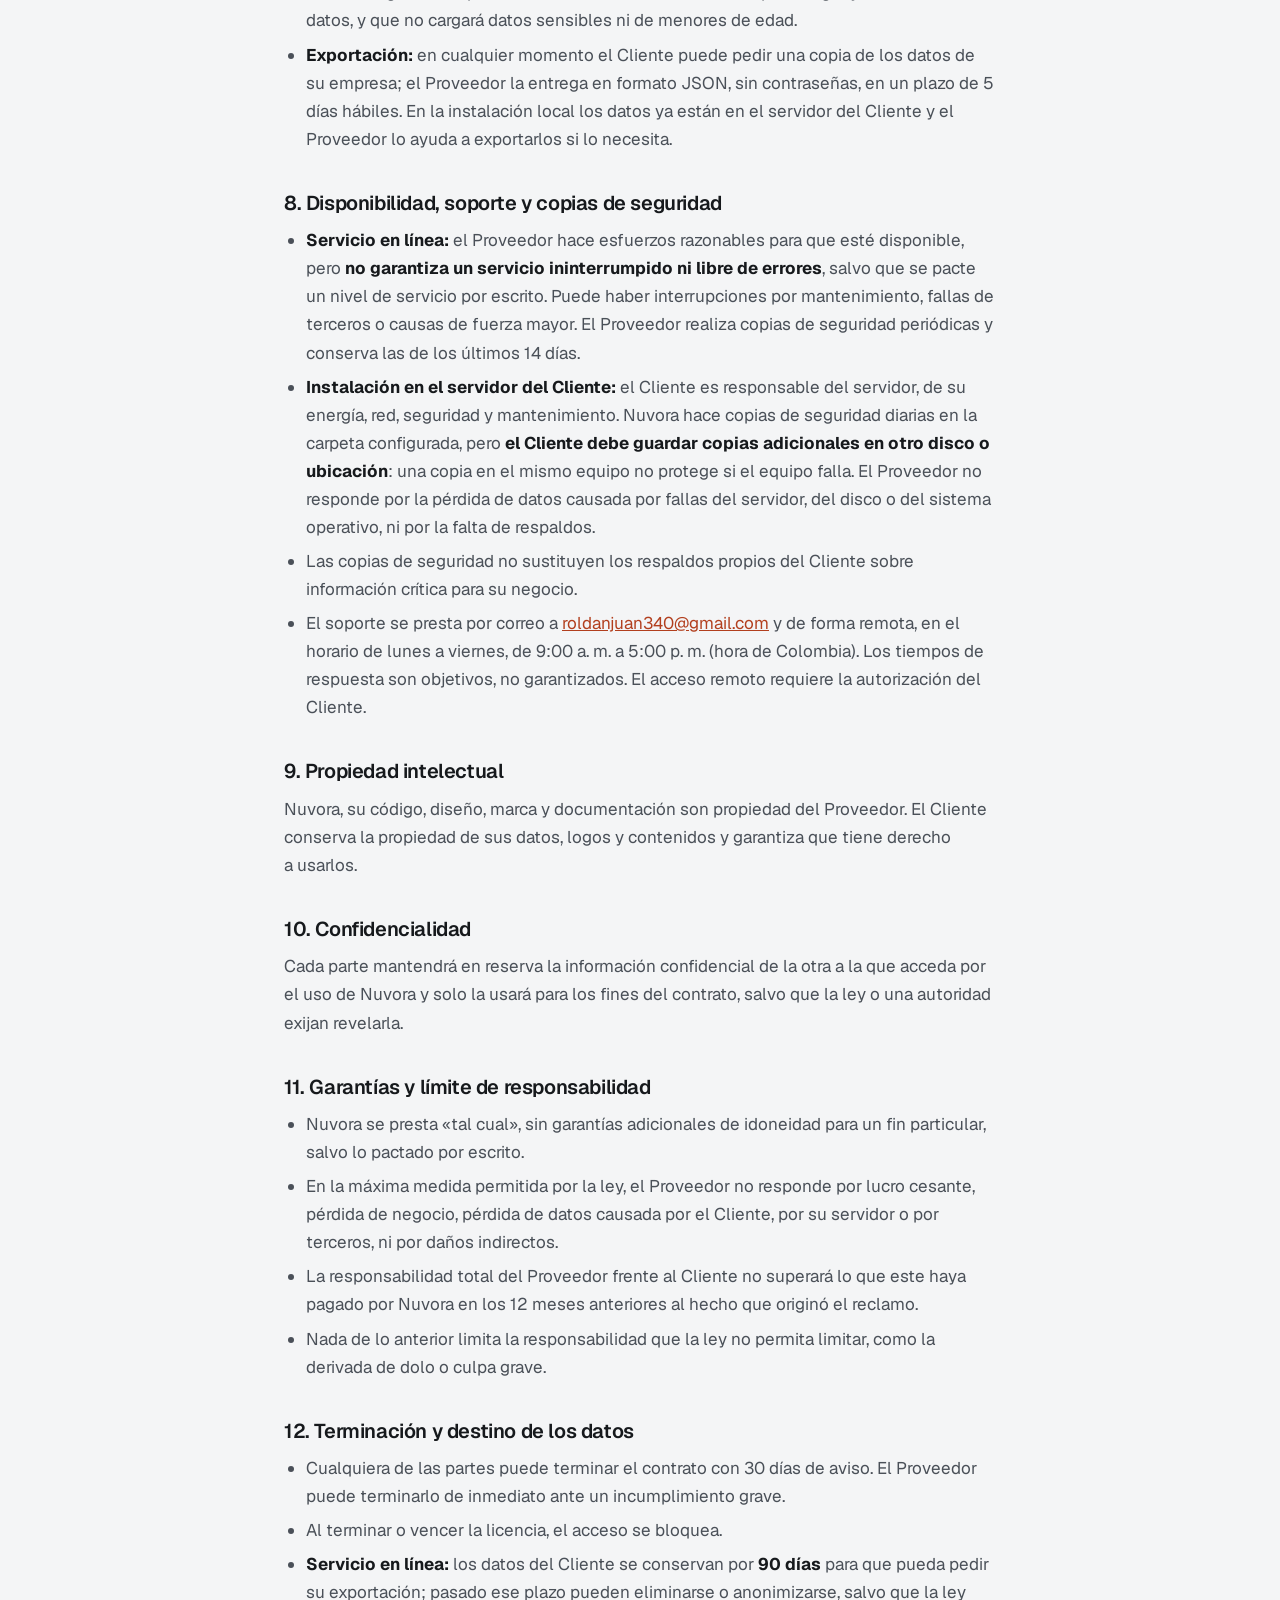
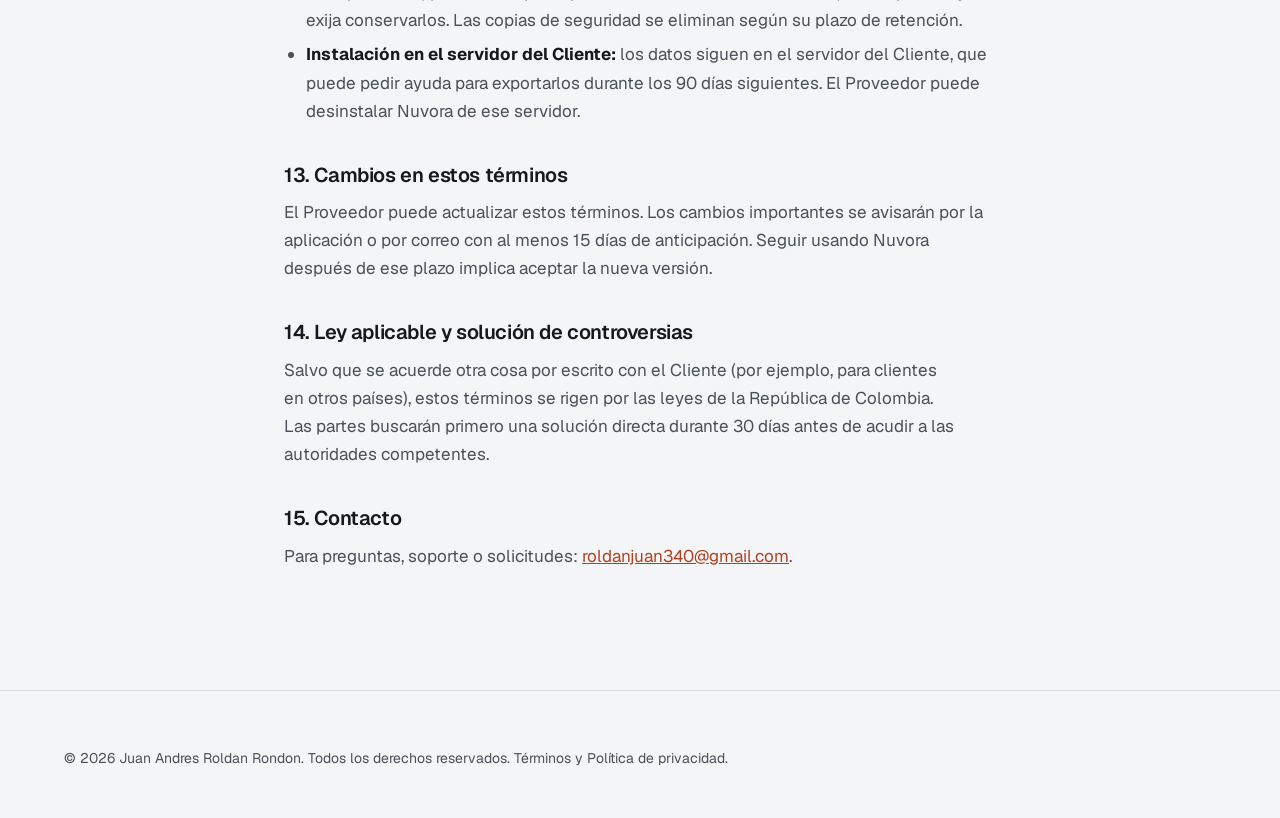
<file: terminos.html>
<!doctype html>
<html lang="es-CO">
<head>
  <meta charset="utf-8">
  <meta name="viewport" content="width=device-width, initial-scale=1">
  <title>Términos y condiciones | Nuvora</title>
  <meta name="description" content="Términos y condiciones de uso de Nuvora.">
  <link rel="canonical" href="https://juanesroldan22.github.io/nuvora-web/terminos.html">
  <meta name="theme-color" content="#f4f5f6" media="(prefers-color-scheme: light)">
  <meta name="theme-color" content="#0f1114" media="(prefers-color-scheme: dark)">
  <link rel="icon" href="assets/favicon.svg" type="image/svg+xml">
  <link rel="stylesheet" href="assets/estilos.css">
</head>
<body>
  <a class="saltar" href="#contenido">Saltar al contenido</a>
  <header class="nav">
    <div class="contenedor nav-interior">
      <a class="logo" href="./" aria-label="Nuvora, inicio"><span class="logo-marca" aria-hidden="true">N</span>Nuvora</a>
      <nav class="nav-enlaces" aria-label="Documentos legales">
        <a href="terminos.html">Términos</a>
        <a href="privacidad.html">Privacidad</a>
        <a class="boton boton-secundario boton-chico" href="./">Volver al inicio</a>
      </nav>
    </div>
  </header>
  <main id="contenido" class="contenedor legal">

<h1>Términos y condiciones de uso de Nuvora</h1>
<p><strong>Versión 1.1 · Última actualización: 30 de septiembre de 2026</strong></p>
<h2>1. Quiénes somos, qué es Nuvora y cómo se ofrece</h2>
<p>Nuvora es un software para crear presupuestos y cotizaciones, generar facturas de cobro, registrar pagos y hacer seguimiento comercial. Lo ofrece <strong>Juan Andres Roldan Rondon</strong> (el «Proveedor»), con domicilio en La Estrella, Antioquia, Colombia, teléfono +57 310 597 9894 y correo de contacto <a href="mailto:roldanjuan340@gmail.com">roldanjuan340@gmail.com</a>.</p>
<p>Nuvora se ofrece en dos modalidades, que se acuerdan por escrito con cada empresa:</p>
<ul><li><strong>Servicio en línea:</strong> el Proveedor aloja y opera Nuvora, y la empresa accede a él por internet.</li><li><strong>Instalación en el servidor de la empresa:</strong> el Proveedor instala Nuvora en un servidor de la propia empresa (propio o contratado por ella) y la empresa lo usa desde su red. <strong>Instalar Nuvora en el servidor de la empresa está permitido y no infringe estos términos</strong>, siempre que sea para su propio negocio y dentro del alcance acordado.</li></ul>
<p>Estos términos regulan el uso de Nuvora por parte de la empresa que lo contrata (el «Cliente») y de las personas que esta autoriza (los «Usuarios»), en cualquiera de las dos modalidades. Al iniciar sesión y usar Nuvora se entiende que el Cliente y sus Usuarios los han leído y aceptan. Si no está de acuerdo, no use Nuvora. En la instalación en el servidor del Cliente rige además el <strong>acuerdo de licencia de instalación local</strong> que se firma con el Proveedor, que prevalece sobre estos términos en lo que se oponga.</p>
<h2>2. Cuentas y acceso</h2>
<ul><li>Las cuentas las crea el Proveedor o el administrador de la empresa del Cliente. No existe registro abierto.</li><li>El Cliente es responsable de las personas a las que da acceso, de los permisos que les asigna y de la confidencialidad de sus contraseñas.</li><li>Cada Usuario debe usar solo su propia cuenta. Debe avisar de inmediato al Proveedor si sospecha un acceso no autorizado.</li></ul>
<h2>3. Licencia de uso y vigencia</h2>
<ul><li>El Cliente recibe una licencia <strong>limitada, no exclusiva, intransferible y no sublicenciable</strong> para usar Nuvora en las operaciones de su propio negocio, durante el período y con el alcance acordados con el Proveedor (empresa, servidor, usuarios y vigencia).</li><li>Nuvora es software propietario. <strong>En ninguna modalidad se entrega el código fuente.</strong> En la instalación en el servidor del Cliente se entrega el programa compilado solo para usarlo en ese servidor. No se puede copiar, revender, ofrecer a terceros como servicio, descompilar ni modificar.</li><li>No se permite instalar Nuvora en servidores de terceros para que lo usen otras empresas, ni instalarlo en más servidores de los acordados, sin autorización escrita del Proveedor.</li><li>La licencia tiene una fecha de inicio y, normalmente, una fecha de vencimiento. Antes del vencimiento la aplicación puede mostrar un aviso.</li></ul>
<h2>3.1 Vencimiento, suspensión y renovación</h2>
<ul><li>Cuando la licencia vence, o el Proveedor la suspende por falta de pago o por incumplimiento de estos términos, <strong>se bloquea el acceso</strong> de todos los Usuarios de la empresa y se muestra el mensaje que el Proveedor haya configurado. Esto aplica en las dos modalidades.</li><li>Los datos del Cliente <strong>no se borran</strong> por el vencimiento: se conservan según el numeral 12. Al renovar o reactivar la licencia, el acceso se restablece.</li><li>Mientras la licencia no esté vigente, tampoco se ejecutan tareas automáticas de la empresa (por ejemplo, facturas recurrentes o recordatorios de cobro).</li></ul>
<h2>4. Precio y pago</h2>
<p>El precio, la periodicidad y la forma de pago se acuerdan por escrito con cada Cliente. Salvo que se indique lo contrario, los precios no incluyen impuestos. El Proveedor puede suspender el acceso, el soporte o las actualizaciones si un pago vence y no se regulariza tras el aviso correspondiente.</p>
<h2>5. Alcance: lo que Nuvora no es</h2>
<p><strong>Nuvora no es un sistema de facturación electrónica ante la DIAN ni transmite documentos a esa entidad.</strong> Los presupuestos, cotizaciones, facturas de cobro y notas que genera Nuvora son documentos de uso comercial e interno del Cliente. El Cliente es el único responsable de cumplir sus obligaciones tributarias, contables y de facturación electrónica, y de usar un proveedor tecnológico autorizado cuando la ley lo exija.</p>
<p>El Cliente debe revisar la exactitud de precios, impuestos, descuentos y totales antes de emitir o enviar un documento.</p>
<h2>6. Uso aceptable</h2>
<p>Está prohibido usar Nuvora para:</p>
<ul><li>actividades ilegales o para almacenar contenido ilícito o que vulnere derechos de terceros;</li><li>intentar acceder a datos de otras empresas, eludir los controles de seguridad o de licencia, o probar vulnerabilidades sin autorización escrita;</li><li>cargar virus o código malicioso, o sobrecargar Nuvora con procesos automatizados no autorizados;</li><li>revender el acceso, compartir cuentas entre personas u organizaciones distintas, o usar una instalación para prestar servicios a otras empresas.</li></ul>
<p>El Proveedor puede suspender cuentas que incumplan esta cláusula para proteger el servicio y a los demás Clientes.</p>
<h2>7. Datos del Cliente</h2>
<ul><li>Los datos que el Cliente carga (clientes, productos, documentos, pagos, logos) <strong>son del Cliente</strong>. El Proveedor solo los usa para prestar el servicio o el soporte.</li><li><strong>Servicio en línea:</strong> los datos se alojan en la infraestructura del Proveedor.</li><li><strong>Instalación en el servidor del Cliente:</strong> los datos permanecen en el servidor del Cliente. El Proveedor no los aloja ni los recibe; solo accede a ellos cuando el Cliente se lo autoriza para dar soporte, por ejemplo de forma remota.</li><li>Respecto de los datos personales de los clientes y contactos del Cliente, <strong>el Cliente es el responsable del tratamiento</strong>. En el servicio en línea el Proveedor actúa como encargado, y en la instalación local solo lo es cuando accede a los datos para dar soporte, según la Política de privacidad y el acuerdo de encargo de datos que se firme con el Cliente.</li><li>El Cliente garantiza que tiene autorización de los titulares para cargar y tratar esos datos, y que no cargará datos sensibles ni de menores de edad.</li><li><strong>Exportación:</strong> en cualquier momento el Cliente puede pedir una copia de los datos de su empresa; el Proveedor la entrega en formato JSON, sin contraseñas, en un plazo de 5 días hábiles. En la instalación local los datos ya están en el servidor del Cliente y el Proveedor lo ayuda a exportarlos si lo necesita.</li></ul>
<h2>8. Disponibilidad, soporte y copias de seguridad</h2>
<ul><li><strong>Servicio en línea:</strong> el Proveedor hace esfuerzos razonables para que esté disponible, pero <strong>no garantiza un servicio ininterrumpido ni libre de errores</strong>, salvo que se pacte un nivel de servicio por escrito. Puede haber interrupciones por mantenimiento, fallas de terceros o causas de fuerza mayor. El Proveedor realiza copias de seguridad periódicas y conserva las de los últimos 14 días.</li><li><strong>Instalación en el servidor del Cliente:</strong> el Cliente es responsable del servidor, de su energía, red, seguridad y mantenimiento. Nuvora hace copias de seguridad diarias en la carpeta configurada, pero <strong>el Cliente debe guardar copias adicionales en otro disco o ubicación</strong>: una copia en el mismo equipo no protege si el equipo falla. El Proveedor no responde por la pérdida de datos causada por fallas del servidor, del disco o del sistema operativo, ni por la falta de respaldos.</li><li>Las copias de seguridad no sustituyen los respaldos propios del Cliente sobre información crítica para su negocio.</li><li>El soporte se presta por correo a <a href="mailto:roldanjuan340@gmail.com">roldanjuan340@gmail.com</a> y de forma remota, en el horario de lunes a viernes, de 9:00 a. m. a 5:00 p. m. (hora de Colombia). Los tiempos de respuesta son objetivos, no garantizados. El acceso remoto requiere la autorización del Cliente.</li></ul>
<h2>9. Propiedad intelectual</h2>
<p>Nuvora, su código, diseño, marca y documentación son propiedad del Proveedor. El Cliente conserva la propiedad de sus datos, logos y contenidos y garantiza que tiene derecho a usarlos.</p>
<h2>10. Confidencialidad</h2>
<p>Cada parte mantendrá en reserva la información confidencial de la otra a la que acceda por el uso de Nuvora y solo la usará para los fines del contrato, salvo que la ley o una autoridad exijan revelarla.</p>
<h2>11. Garantías y límite de responsabilidad</h2>
<ul><li>Nuvora se presta «tal cual», sin garantías adicionales de idoneidad para un fin particular, salvo lo pactado por escrito.</li><li>En la máxima medida permitida por la ley, el Proveedor no responde por lucro cesante, pérdida de negocio, pérdida de datos causada por el Cliente, por su servidor o por terceros, ni por daños indirectos.</li><li>La responsabilidad total del Proveedor frente al Cliente no superará lo que este haya pagado por Nuvora en los 12 meses anteriores al hecho que originó el reclamo.</li><li>Nada de lo anterior limita la responsabilidad que la ley no permita limitar, como la derivada de dolo o culpa grave.</li></ul>
<h2>12. Terminación y destino de los datos</h2>
<ul><li>Cualquiera de las partes puede terminar el contrato con 30 días de aviso. El Proveedor puede terminarlo de inmediato ante un incumplimiento grave.</li><li>Al terminar o vencer la licencia, el acceso se bloquea.</li><li><strong>Servicio en línea:</strong> los datos del Cliente se conservan por <strong>90 días</strong> para que pueda pedir su exportación; pasado ese plazo pueden eliminarse o anonimizarse, salvo que la ley exija conservarlos. Las copias de seguridad se eliminan según su plazo de retención.</li><li><strong>Instalación en el servidor del Cliente:</strong> los datos siguen en el servidor del Cliente, que puede pedir ayuda para exportarlos durante los 90 días siguientes. El Proveedor puede desinstalar Nuvora de ese servidor.</li></ul>
<h2>13. Cambios en estos términos</h2>
<p>El Proveedor puede actualizar estos términos. Los cambios importantes se avisarán por la aplicación o por correo con al menos 15 días de anticipación. Seguir usando Nuvora después de ese plazo implica aceptar la nueva versión.</p>
<h2>14. Ley aplicable y solución de controversias</h2>
<p>Salvo que se acuerde otra cosa por escrito con el Cliente (por ejemplo, para clientes en otros países), estos términos se rigen por las leyes de la República de Colombia. Las partes buscarán primero una solución directa durante 30 días antes de acudir a las autoridades competentes.</p>
<h2>15. Contacto</h2>
<p>Para preguntas, soporte o solicitudes: <a href="mailto:roldanjuan340@gmail.com">roldanjuan340@gmail.com</a>.</p>
  </main>
  <footer class="pie">
    <div class="contenedor">
      <p class="pie-legal" style="margin-top:0;padding-top:0;border-top:0">© 2026 Juan Andres Roldan Rondon. Todos los derechos reservados. <a href="terminos.html">Términos</a> y <a href="privacidad.html">Política de privacidad</a>.</p>
    </div>
  </footer>
</body>
</html>
</file>
<file: assets/estilos.css>
/* Nuvora: sitio de presentacion. HTML y CSS nativos, sin JavaScript.
   Tema claro y oscuro segun el sistema. Un solo acento (naranja de la marca). Esquinas: botones 10px, superficies e imagenes 14px. */

@font-face {
  font-family: "Geist";
  src: url("fonts/geist-latin-wght-normal.woff2") format("woff2-variations");
  font-weight: 100 900;
  font-display: swap;
  unicode-range: U+0000-00FF, U+0131, U+0152-0153, U+02BB-02BC, U+02C6, U+02DA, U+02DC, U+2000-206F, U+20AC, U+2122, U+2191, U+2193, U+2212, U+2215, U+FEFF, U+FFFD;
}
@font-face {
  font-family: "Geist";
  src: url("fonts/geist-latin-ext-wght-normal.woff2") format("woff2-variations");
  font-weight: 100 900;
  font-display: swap;
  unicode-range: U+0100-02BA, U+02BD-02C5, U+02C7-02CC, U+02CE-02D7, U+02DD-02FF, U+0304, U+0308, U+0329, U+1D00-1DBF, U+1E00-1E9F, U+1EF2-1EFF, U+2020, U+20A0-20AB, U+20AD-20C0, U+2113, U+2C60-2C7F, U+A720-A7FF;
}

:root {
  --fondo: #f4f5f6;
  --superficie: #ffffff;
  --superficie-suave: #eceef0;
  --tinta: #16191c;
  --suave: #4a5058;
  --linea: #d9dce0;
  --acento: #c24623;          /* texto blanco sobre este color: contraste 5:1 */
  --acento-texto: #b23f1e;    /* acento como texto sobre el fondo */
  --acento-suave: #fbe9e2;
  --marca: #d9552f;           /* solo para el logo, igual que en el producto */
  --oscuro: #1b1f24;
  --oscuro-texto: #eceef0;
  --oscuro-suave: #a9afb6;
  --sombra: 0 30px 60px -28px rgba(22, 25, 28, 0.35), 0 2px 6px rgba(22, 25, 28, 0.06);
  --radio-boton: 10px;
  --radio: 14px;
  color-scheme: light dark;
}

@media (prefers-color-scheme: dark) {
  :root {
    --fondo: #0f1114;
    --superficie: #171a1e;
    --superficie-suave: #1e2227;
    --tinta: #eceef0;
    --suave: #a9afb6;
    --linea: #2a2f35;
    --acento: #c24623;
    --acento-texto: #f0784f;
    --acento-suave: #2a1a14;
    --oscuro: #22272e;
    --oscuro-texto: #eceef0;
    --oscuro-suave: #a9afb6;
    --sombra: 0 30px 60px -28px rgba(0, 0, 0, 0.7), 0 0 0 1px rgba(255, 255, 255, 0.04);
  }
}

*, *::before, *::after { box-sizing: border-box; }
html { -webkit-text-size-adjust: 100%; scroll-behavior: smooth; }
@media (prefers-reduced-motion: reduce) { html { scroll-behavior: auto; } * { transition: none !important; } }

body {
  margin: 0;
  background: var(--fondo);
  color: var(--tinta);
  font-family: "Geist", system-ui, -apple-system, "Segoe UI", Roboto, sans-serif;
  font-size: 1.0625rem;
  line-height: 1.65;
  -webkit-font-smoothing: antialiased;
}

img { max-width: 100%; height: auto; display: block; }
a { color: inherit; }
h1, h2, h3 { margin: 0; font-weight: 600; line-height: 1.08; letter-spacing: -0.03em; text-wrap: balance; }
p { margin: 0; text-wrap: pretty; }

.contenedor { width: 100%; max-width: 1200px; margin-inline: auto; padding-inline: 24px; }
.solo-lectores { position: absolute; width: 1px; height: 1px; overflow: hidden; clip: rect(0 0 0 0); white-space: nowrap; }
.saltar { position: absolute; left: 12px; top: -60px; background: var(--tinta); color: var(--fondo); padding: 10px 16px; border-radius: var(--radio-boton); z-index: 100; }
.saltar:focus { top: 12px; }

:focus-visible { outline: 3px solid var(--acento-texto); outline-offset: 3px; border-radius: 6px; }

/* Iconos Phosphor (MIT) como mascara: toman el color del texto */
.icono { display: inline-block; flex: none; width: 1.25em; height: 1.25em; background: currentColor; -webkit-mask-repeat: no-repeat; mask-repeat: no-repeat; -webkit-mask-position: center; mask-position: center; -webkit-mask-size: contain; mask-size: contain; }
.i-bell { -webkit-mask-image: url("icons/bell-ringing.svg"); mask-image: url("icons/bell-ringing.svg"); }
.i-xls { -webkit-mask-image: url("icons/file-xls.svg"); mask-image: url("icons/file-xls.svg"); }
.i-check { -webkit-mask-image: url("icons/check.svg"); mask-image: url("icons/check.svg"); }
.i-caret { -webkit-mask-image: url("icons/caret-down.svg"); mask-image: url("icons/caret-down.svg"); }
.i-oficina { -webkit-mask-image: url("icons/desktop-tower.svg"); mask-image: url("icons/desktop-tower.svg"); }
.i-nube { -webkit-mask-image: url("icons/cloud.svg"); mask-image: url("icons/cloud.svg"); }
.i-escudo { -webkit-mask-image: url("icons/shield-check.svg"); mask-image: url("icons/shield-check.svg"); }

/* Botones */
.boton {
  display: inline-flex; align-items: center; gap: 10px; white-space: nowrap;
  padding: 14px 22px; border-radius: var(--radio-boton); border: 1.5px solid transparent;
  font: inherit; font-weight: 600; font-size: 1rem; line-height: 1; text-decoration: none; cursor: pointer;
  transition: transform 0.15s ease, background-color 0.15s ease, border-color 0.15s ease;
}
.boton:active { transform: translateY(1px) scale(0.99); }
.boton-primario { background: var(--acento); color: #ffffff; }
.boton-primario:hover { background: #a93a19; }
.boton-secundario { background: transparent; color: var(--tinta); border-color: var(--linea); }
.boton-secundario:hover { border-color: var(--tinta); }
.boton-chico { padding: 11px 16px; font-size: 0.9375rem; }

/* Navegacion: una sola linea, 68px */
.nav { position: sticky; top: 0; z-index: 20; background: color-mix(in srgb, var(--fondo) 92%, transparent); backdrop-filter: blur(10px); -webkit-backdrop-filter: blur(10px); border-bottom: 1px solid var(--linea); }
.nav-interior { display: flex; align-items: center; justify-content: space-between; gap: 24px; height: 68px; }
.logo { display: inline-flex; align-items: center; gap: 12px; text-decoration: none; font-weight: 650; font-size: 1.25rem; letter-spacing: -0.02em; }
.logo-marca { display: grid; place-items: center; width: 34px; height: 34px; border-radius: 9px; background: var(--marca); color: #fff; font-size: 1.15rem; font-weight: 700; }
.nav-enlaces { display: flex; align-items: center; gap: 28px; }
.nav-enlaces a:not(.boton) { text-decoration: none; color: var(--suave); font-size: 0.9375rem; font-weight: 500; }
.nav-enlaces a:not(.boton):hover { color: var(--tinta); }

/* Hero: mitad texto, mitad captura real del producto */
.hero { padding-block: 56px 72px; }
.hero-rejilla { display: grid; grid-template-columns: minmax(0, 1fr) minmax(0, 1.15fr); gap: 56px; align-items: center; }
.hero h1 { font-size: clamp(2.3rem, 3.9vw, 3.1rem); }
.hero-texto p { margin-top: 22px; max-width: 34ch; font-size: 1.25rem; color: var(--suave); line-height: 1.5; }
.hero-acciones { display: flex; flex-wrap: wrap; gap: 12px; margin-top: 34px; }
.captura { border-radius: var(--radio); border: 1px solid var(--linea); box-shadow: var(--sombra); overflow: hidden; background: var(--superficie); }
.captura img { width: 100%; }

/* Secciones */
.seccion { padding-block: 96px; }
.seccion h2 { font-size: clamp(1.9rem, 3.4vw, 2.75rem); max-width: 20ch; }
.seccion-intro { margin-top: 16px; max-width: 60ch; color: var(--suave); }

/* Del presupuesto al cobro: cuatro momentos sobre una linea */
.recorrido { margin-top: 56px; display: grid; grid-template-columns: repeat(4, minmax(0, 1fr)); gap: 0 32px; padding: 0; list-style: none; }
.recorrido li { position: relative; padding-top: 28px; border-top: 2px solid var(--linea); }
.recorrido li::before { content: ""; position: absolute; top: -2px; left: 0; width: 44px; height: 2px; background: var(--acento); }
.recorrido h3 { font-size: 1.5rem; }
.recorrido p { margin-top: 10px; color: var(--suave); font-size: 1rem; }

/* Funciones: rejilla con ritmo, 5 celdas exactas */
.rejilla-funciones { margin-top: 56px; display: grid; grid-template-columns: repeat(3, minmax(0, 1fr)); gap: 20px; }
.celda { display: flex; flex-direction: column; border-radius: var(--radio); background: var(--superficie); border: 1px solid var(--linea); overflow: hidden; }
.celda-texto { padding: 28px 28px 24px; }
.celda h3 { font-size: 1.4rem; }
.celda p { margin-top: 10px; color: var(--suave); font-size: 1rem; }
.celda-imagen { margin-top: auto; border-top: 1px solid var(--linea); }
.celda-imagen img { width: 100%; height: 100%; object-fit: cover; object-position: top left; }
.celda-ancha { grid-column: span 2; }
.celda-ancha .celda-imagen img { aspect-ratio: 16 / 7; }
.celda-alta .celda-imagen img { aspect-ratio: 4 / 3; }
.celdas-apiladas { display: grid; grid-template-rows: 1fr 1fr; gap: 20px; }
.celdas-apiladas .celda-texto { padding: 24px 26px; }
.celdas-apiladas .icono { width: 30px; height: 30px; margin-bottom: 14px; }
.celda-acento { background: var(--acento); border-color: var(--acento); color: #fff; }
.celda-acento p { color: rgba(255, 255, 255, 0.92); }
.celda-oscura { background: var(--oscuro); border-color: var(--oscuro); color: var(--oscuro-texto); }
.celda-oscura p { color: var(--oscuro-suave); }
.celda .icono { width: 34px; height: 34px; margin-bottom: 22px; }

/* Tambien incluye: dos columnas agrupadas */
.incluye { margin-top: 72px; display: grid; grid-template-columns: repeat(2, minmax(0, 1fr)); gap: 0 64px; }
.incluye h3 { grid-column: 1 / -1; font-size: 1.5rem; margin-bottom: 8px; }
.incluye ul { list-style: none; margin: 0; padding: 0; }
.incluye li { display: flex; gap: 14px; padding-block: 16px; color: var(--suave); }
.incluye li strong { display: block; color: var(--tinta); font-weight: 600; }
.incluye .icono { margin-top: 3px; color: var(--acento-texto); }

/* Celular */
.celular-rejilla { display: grid; grid-template-columns: minmax(0, 1fr) minmax(0, 0.7fr); gap: 72px; align-items: center; }
.celular-rejilla p { margin-top: 18px; max-width: 46ch; color: var(--suave); }
.marco-celular { justify-self: center; width: min(100%, 300px); padding: 10px; border-radius: 36px; background: var(--oscuro); box-shadow: var(--sombra); }
.marco-celular img { border-radius: 27px; width: 100%; }

/* Como se contrata */
.contratar { margin-top: 48px; display: grid; grid-template-columns: repeat(2, minmax(0, 1fr)); gap: 20px; }
.opcion { padding: 34px; border-radius: var(--radio); background: var(--superficie); border: 1px solid var(--linea); }
.opcion h3 { font-size: 1.6rem; display: flex; align-items: center; gap: 14px; }
.opcion > p { margin-top: 14px; color: var(--suave); }
.opcion ul { margin: 22px 0 0; padding: 0; list-style: none; }
.opcion li { display: flex; gap: 12px; padding-block: 8px; }
.opcion li .icono { margin-top: 3px; color: var(--acento-texto); }
.opcion-futura { background: transparent; border-style: dashed; }
.opcion-futura h3, .opcion-futura > p { color: var(--suave); }
.etiqueta { display: inline-block; padding: 4px 12px; border-radius: 999px; background: var(--superficie-suave); color: var(--suave); font-size: 0.8125rem; font-weight: 600; letter-spacing: 0; }

/* Aviso: lo que Nuvora no es */
.aviso { display: grid; grid-template-columns: auto minmax(0, 1fr); gap: 24px; padding: 34px 36px; border-radius: var(--radio); background: var(--acento-suave); border: 1px solid color-mix(in srgb, var(--acento) 35%, transparent); }
.aviso .icono { width: 34px; height: 34px; color: var(--acento-texto); margin-top: 4px; }
.aviso h2 { font-size: clamp(1.5rem, 2.6vw, 2rem); max-width: none; }
.aviso p { margin-top: 12px; max-width: 70ch; }

/* Preguntas */
.preguntas { margin-top: 40px; max-width: 820px; }
.preguntas details { border-top: 1px solid var(--linea); }
.preguntas details:last-child { border-bottom: 1px solid var(--linea); }
.preguntas summary { display: flex; justify-content: space-between; align-items: center; gap: 24px; padding-block: 22px; cursor: pointer; font-size: 1.15rem; font-weight: 550; list-style: none; }
.preguntas summary::-webkit-details-marker { display: none; }
.preguntas summary .icono { transition: transform 0.2s ease; color: var(--suave); }
.preguntas details[open] summary .icono { transform: rotate(180deg); }
.preguntas details p { padding-bottom: 24px; max-width: 68ch; color: var(--suave); }

/* Contacto final */
.contacto { background: var(--oscuro); color: var(--oscuro-texto); border-radius: var(--radio); padding: clamp(36px, 6vw, 72px); display: grid; grid-template-columns: minmax(0, 1.2fr) minmax(0, 1fr); gap: 40px; align-items: center; }
.contacto h2 { font-size: clamp(2rem, 3.8vw, 3rem); max-width: 16ch; }
.contacto p { margin-top: 16px; color: var(--oscuro-suave); max-width: 46ch; }
.contacto-lado { display: flex; flex-direction: column; align-items: flex-start; gap: 18px; }
.contacto-lado a.correo { color: var(--oscuro-texto); text-decoration: underline; text-underline-offset: 4px; }

/* Pie */
.pie { padding-block: 56px 48px; margin-top: 96px; border-top: 1px solid var(--linea); color: var(--suave); font-size: 0.9375rem; }
.pie-rejilla { display: grid; grid-template-columns: minmax(0, 1.4fr) repeat(2, minmax(0, 1fr)); gap: 40px; }
.pie h2 { font-size: 0.9375rem; letter-spacing: 0; font-weight: 600; color: var(--tinta); margin-bottom: 12px; max-width: none; }
.pie ul { list-style: none; margin: 0; padding: 0; display: grid; gap: 8px; }
.pie a { text-decoration: none; }
.pie a:hover { color: var(--tinta); text-decoration: underline; }
.pie-legal { margin-top: 40px; padding-top: 24px; border-top: 1px solid var(--linea); font-size: 0.875rem; }

/* Paginas legales */
.legal { padding-block: 64px 24px; max-width: 760px; }
.legal h1 { font-size: clamp(2rem, 4vw, 2.75rem); margin-bottom: 8px; }
.legal h2 { font-size: 1.25rem; margin-top: 40px; margin-bottom: 8px; letter-spacing: -0.02em; }
.legal p { margin-top: 12px; color: var(--suave); }
.legal ul { margin: 12px 0; padding-left: 22px; color: var(--suave); }
.legal li { margin-top: 6px; }
.legal strong { color: var(--tinta); }
.legal a { color: var(--acento-texto); }

/* Adaptacion: en pantallas angostas todo pasa a una columna */
@media (max-width: 1000px) {
  .hero-rejilla, .celular-rejilla, .contacto { grid-template-columns: minmax(0, 1fr); }
  .hero-rejilla { gap: 44px; }
  .hero-texto p { max-width: 42ch; }
  .rejilla-funciones { grid-template-columns: minmax(0, 1fr); }
  .celda-ancha { grid-column: auto; }
  .recorrido { grid-template-columns: repeat(2, minmax(0, 1fr)); gap: 40px 32px; }
  .pie-rejilla { grid-template-columns: repeat(2, minmax(0, 1fr)); }
  .pie-rejilla > :first-child { grid-column: 1 / -1; }
}
@media (max-width: 720px) {
  body { font-size: 1rem; }
  .seccion { padding-block: 64px; }
  .hero { padding-block: 36px 56px; }
  .nav-enlaces a:not(.boton) { display: none; }
  .contratar, .incluye { grid-template-columns: minmax(0, 1fr); }
  .recorrido { grid-template-columns: minmax(0, 1fr); }
  .aviso { grid-template-columns: minmax(0, 1fr); padding: 26px; gap: 14px; }
  .celular-rejilla { gap: 40px; }
  .boton { padding: 13px 18px; }
  .hero-acciones .boton { flex: 1 1 auto; justify-content: center; }
}
</file>
